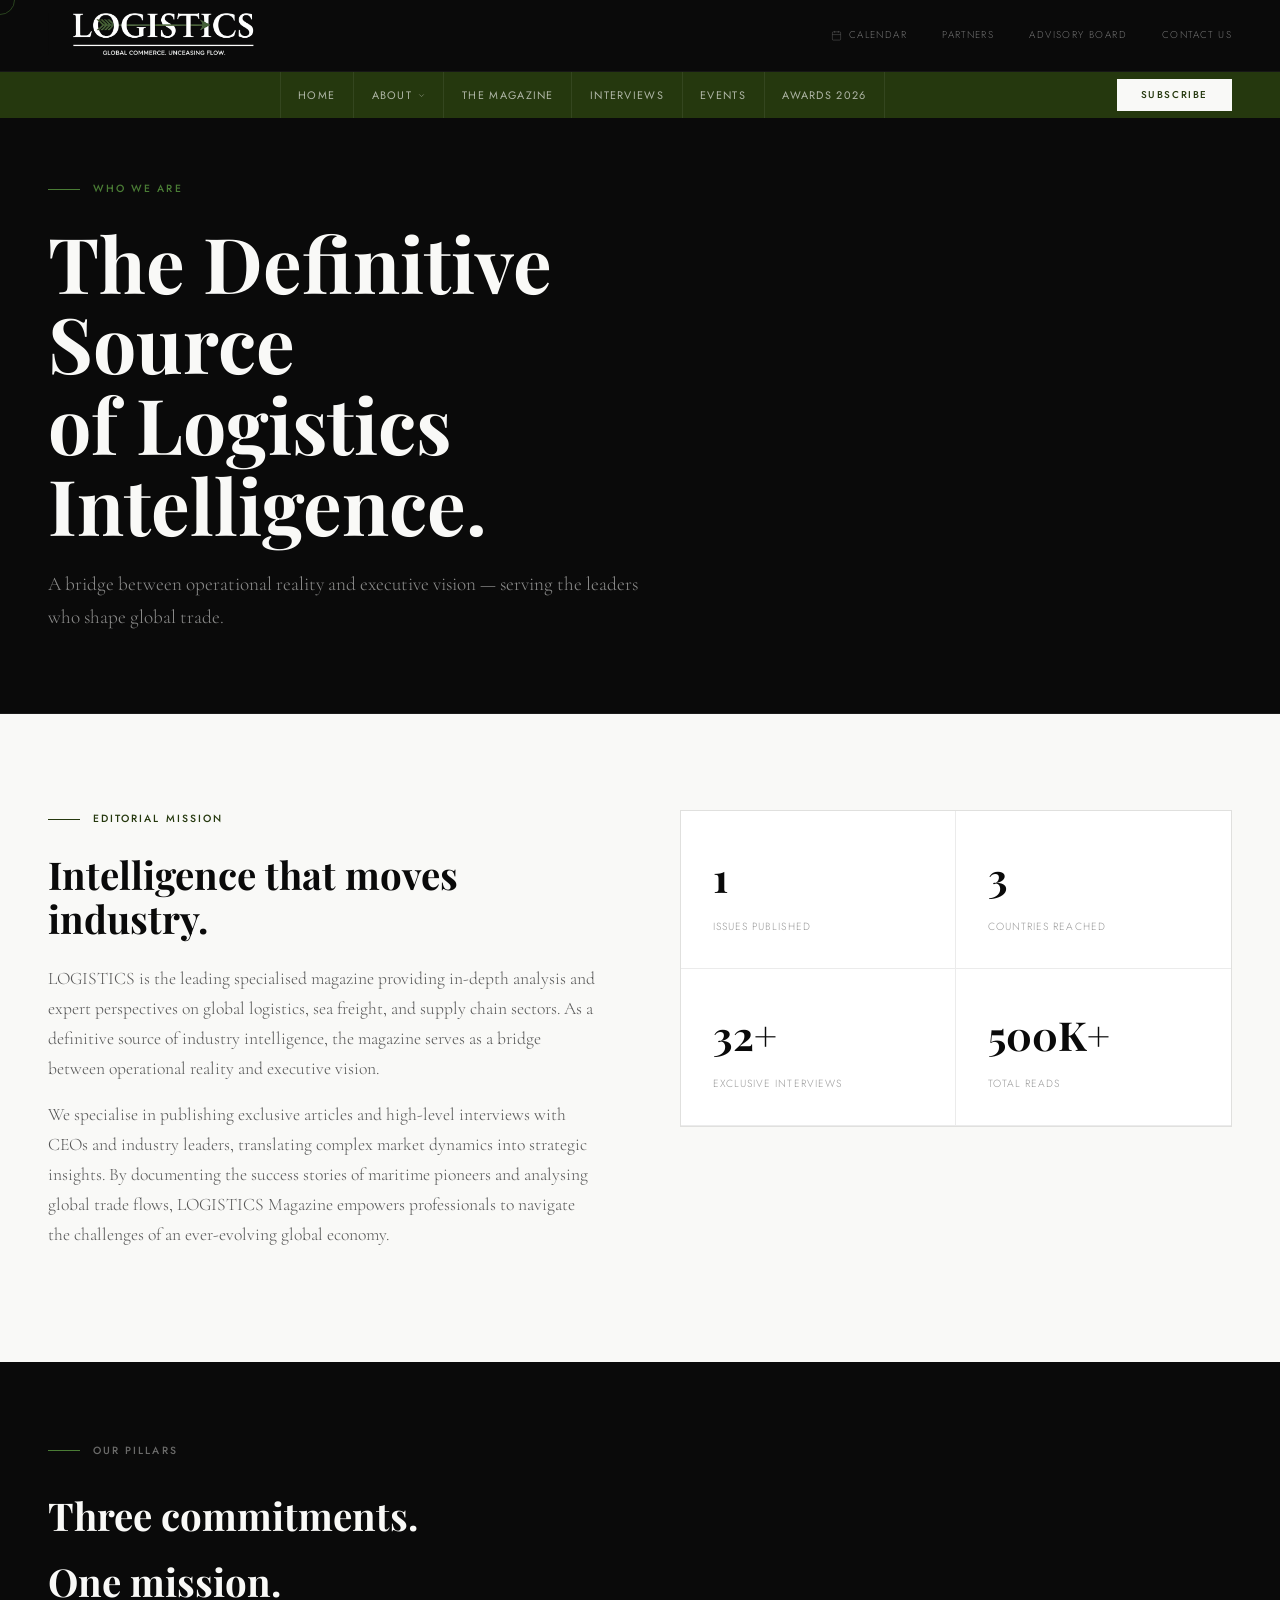
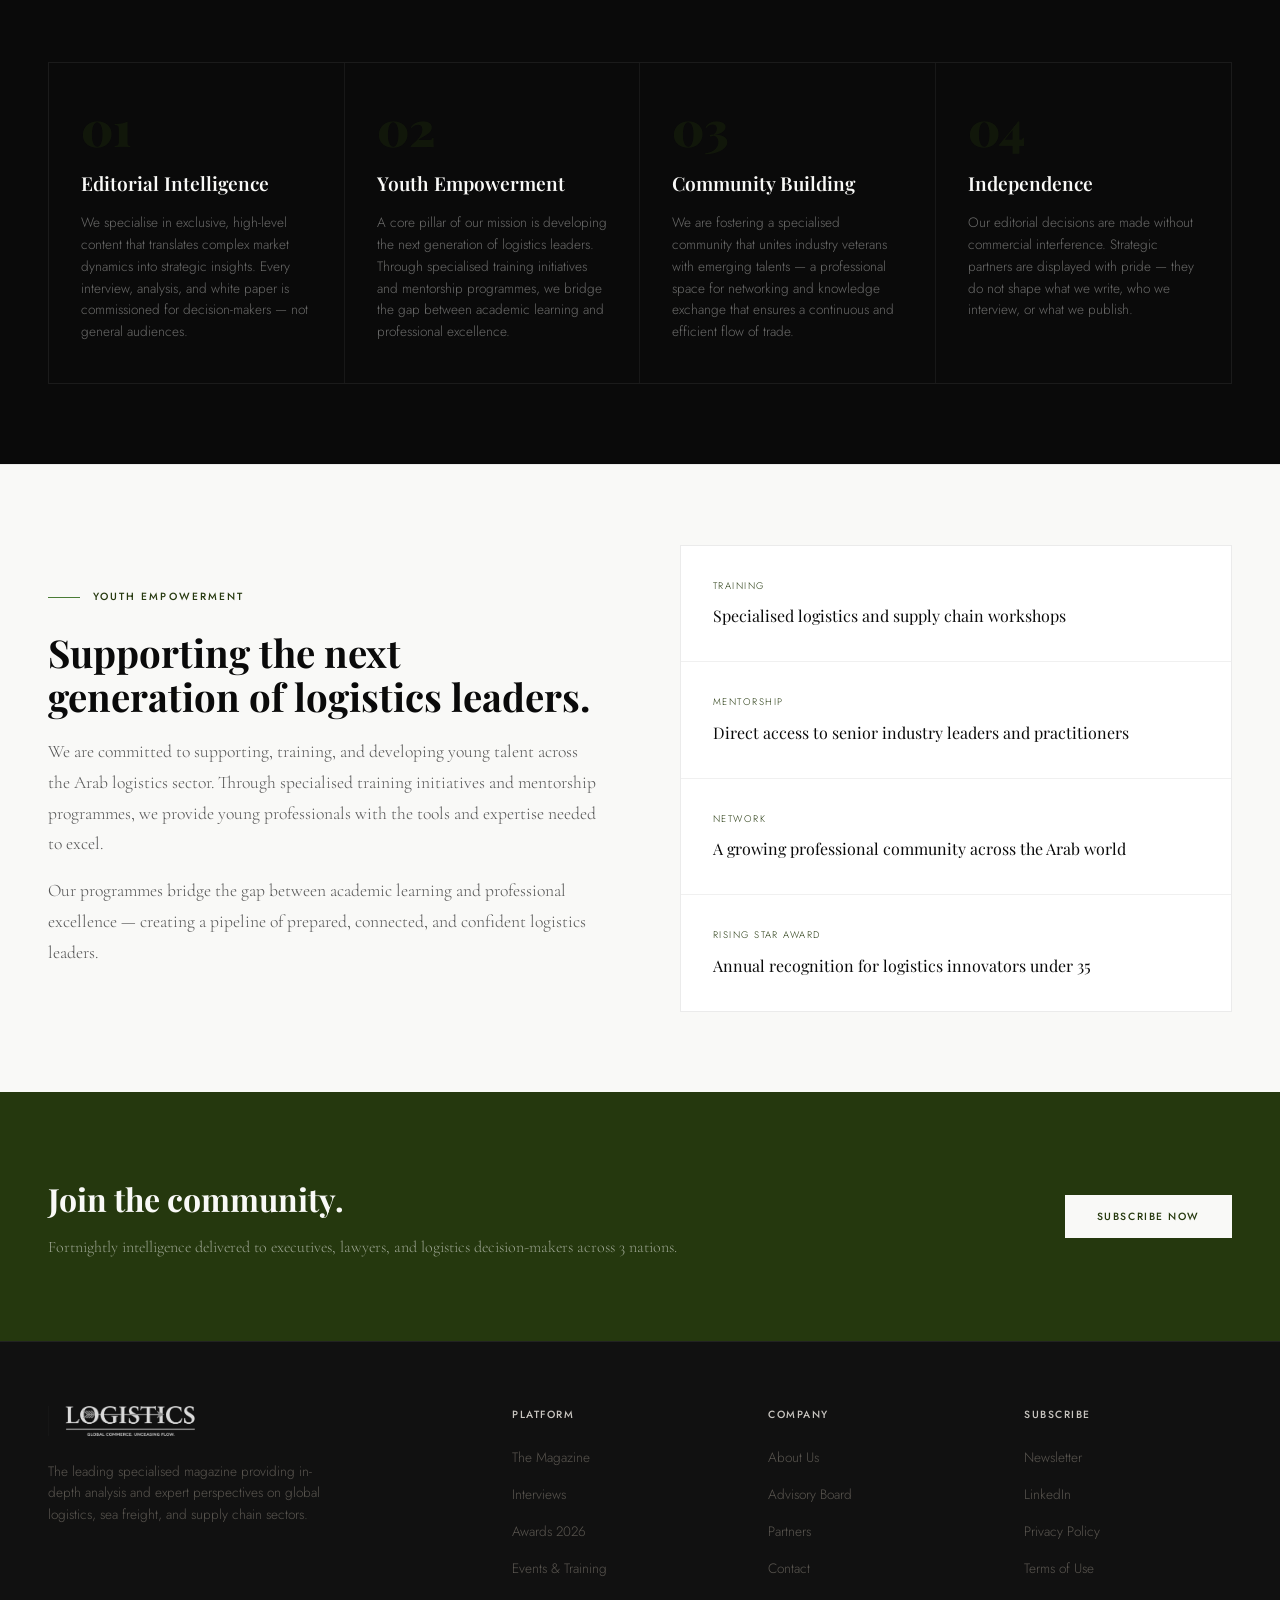
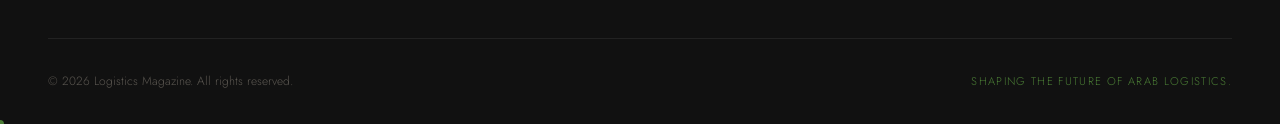
<file: about.html>
<!DOCTYPE html>
<html lang="en">
<head>
  <meta charset="UTF-8">
  <meta name="viewport" content="width=device-width, initial-scale=1.0">
  <title>About — Logistics Magazine</title>
  <link rel="stylesheet" href="style.css">
  <link rel="stylesheet" href="inner.css">
</head>
<body>
<div id="nav-placeholder"></div>

<header class="page-header">
  <div class="section-label">Who We Are</div>
  <h1>The Definitive Source<br>of Logistics Intelligence.</h1>
  <p>A bridge between operational reality and executive vision — serving the leaders who shape global trade.</p>
</header>

<section class="about-mission">
  <div class="about-mission-inner">
    <div class="about-col reveal">
      <div class="section-label">Editorial Mission</div>
      <h2>Intelligence that moves industry.</h2>
      <p>LOGISTICS is the leading specialised magazine providing in-depth analysis and expert perspectives on global logistics, sea freight, and supply chain sectors. As a definitive source of industry intelligence, the magazine serves as a bridge between operational reality and executive vision.</p>
      <p>We specialise in publishing exclusive articles and high-level interviews with CEOs and industry leaders, translating complex market dynamics into strategic insights. By documenting the success stories of maritime pioneers and analysing global trade flows, LOGISTICS Magazine empowers professionals to navigate the challenges of an ever-evolving global economy.</p>
    </div>
    <div class="about-col reveal" style="transition-delay:0.15s">
      <div class="about-stat-block">
        <div class="about-stat">
          <span class="about-stat-val">1</span>
          <span class="about-stat-label">Issues Published</span>
        </div>
        <div class="about-stat">
          <span class="about-stat-val">3</span>
          <span class="about-stat-label">Countries Reached</span>
        </div>
        <div class="about-stat">
          <span class="about-stat-val">32+</span>
          <span class="about-stat-label">Exclusive Interviews</span>
        </div>
        <div class="about-stat">
          <span class="about-stat-val">500K+</span>
          <span class="about-stat-label">Total Reads</span>
        </div>
      </div>
    </div>
  </div>
</section>

<section class="about-pillars">
  <div class="about-pillars-header reveal">
    <div class="section-label" style="color:rgba(249,249,247,0.4)">Our Pillars</div>
    <h2>Three commitments.<br>One mission.</h2>
  </div>
  <div class="pillars-grid">
    <div class="pillar-card reveal">
      <div class="pillar-num">01</div>
      <h3>Editorial Intelligence</h3>
      <p>We specialise in exclusive, high-level content that translates complex market dynamics into strategic insights. Every interview, analysis, and white paper is commissioned for decision-makers — not general audiences.</p>
    </div>
    <div class="pillar-card reveal" style="transition-delay:0.1s">
      <div class="pillar-num">02</div>
      <h3>Youth Empowerment</h3>
      <p>A core pillar of our mission is developing the next generation of logistics leaders. Through specialised training initiatives and mentorship programmes, we bridge the gap between academic learning and professional excellence.</p>
    </div>
    <div class="pillar-card reveal" style="transition-delay:0.2s">
      <div class="pillar-num">03</div>
      <h3>Community Building</h3>
      <p>We are fostering a specialised community that unites industry veterans with emerging talents — a professional space for networking and knowledge exchange that ensures a continuous and efficient flow of trade.</p>
    </div>
    <div class="pillar-card reveal" style="transition-delay:0.3s">
      <div class="pillar-num">04</div>
      <h3>Independence</h3>
      <p>Our editorial decisions are made without commercial interference. Strategic partners are displayed with pride — they do not shape what we write, who we interview, or what we publish.</p>
    </div>
  </div>
</section>

<section style="padding:5rem 3rem;background:#F9F9F7;border-top:0.5px solid rgba(0,0,0,0.06)">
  <div style="display:grid;grid-template-columns:1fr 1fr;gap:5rem;align-items:center;max-width:1200px">
    <div class="reveal">
      <div class="section-label" style="color:#25380E">Youth Empowerment</div>
      <h2 style="font-family:'Playfair Display',serif;font-size:clamp(1.8rem,3vw,2.5rem);font-weight:700;color:#0A0A0A;line-height:1.15;margin-bottom:1.2rem">Supporting the next generation of logistics leaders.</h2>
      <p style="font-family:'Cormorant Garamond',serif;font-size:1.1rem;color:#555;line-height:1.75;margin-bottom:1rem">We are committed to supporting, training, and developing young talent across the Arab logistics sector. Through specialised training initiatives and mentorship programmes, we provide young professionals with the tools and expertise needed to excel.</p>
      <p style="font-family:'Cormorant Garamond',serif;font-size:1.1rem;color:#555;line-height:1.75">Our programmes bridge the gap between academic learning and professional excellence — creating a pipeline of prepared, connected, and confident logistics leaders.</p>
    </div>
    <div class="reveal" style="transition-delay:0.15s">
      <div style="border:0.5px solid rgba(0,0,0,0.08);background:#fff">
        <div style="padding:2rem;border-bottom:0.5px solid rgba(0,0,0,0.06)">
          <div style="font-family:'Jost',sans-serif;font-size:0.6rem;letter-spacing:0.15em;text-transform:uppercase;color:#25380E;margin-bottom:0.5rem">Training</div>
          <div style="font-family:'Playfair Display',serif;font-size:1rem;color:#0A0A0A">Specialised logistics and supply chain workshops</div>
        </div>
        <div style="padding:2rem;border-bottom:0.5px solid rgba(0,0,0,0.06)">
          <div style="font-family:'Jost',sans-serif;font-size:0.6rem;letter-spacing:0.15em;text-transform:uppercase;color:#25380E;margin-bottom:0.5rem">Mentorship</div>
          <div style="font-family:'Playfair Display',serif;font-size:1rem;color:#0A0A0A">Direct access to senior industry leaders and practitioners</div>
        </div>
        <div style="padding:2rem;border-bottom:0.5px solid rgba(0,0,0,0.06)">
          <div style="font-family:'Jost',sans-serif;font-size:0.6rem;letter-spacing:0.15em;text-transform:uppercase;color:#25380E;margin-bottom:0.5rem">Network</div>
          <div style="font-family:'Playfair Display',serif;font-size:1rem;color:#0A0A0A">A growing professional community across the Arab world</div>
        </div>
        <div style="padding:2rem">
          <div style="font-family:'Jost',sans-serif;font-size:0.6rem;letter-spacing:0.15em;text-transform:uppercase;color:#25380E;margin-bottom:0.5rem">Rising Star Award</div>
          <div style="font-family:'Playfair Display',serif;font-size:1rem;color:#0A0A0A">Annual recognition for logistics innovators under 35</div>
        </div>
      </div>
    </div>
  </div>
</section>

<section class="about-cta-strip">
  <div class="about-cta-inner reveal">
    <div>
      <h2>Join the community.</h2>
      <p>Fortnightly intelligence delivered to executives, lawyers, and logistics decision-makers across 3 nations.</p>
    </div>
    <a href="index.html#subscribe" class="btn-primary">Subscribe Now</a>
  </div>
</section>

<div id="footer-placeholder"></div>
<script src="main.js"></script>
<script src="components.js"></script>
</body>
</html>
</file>
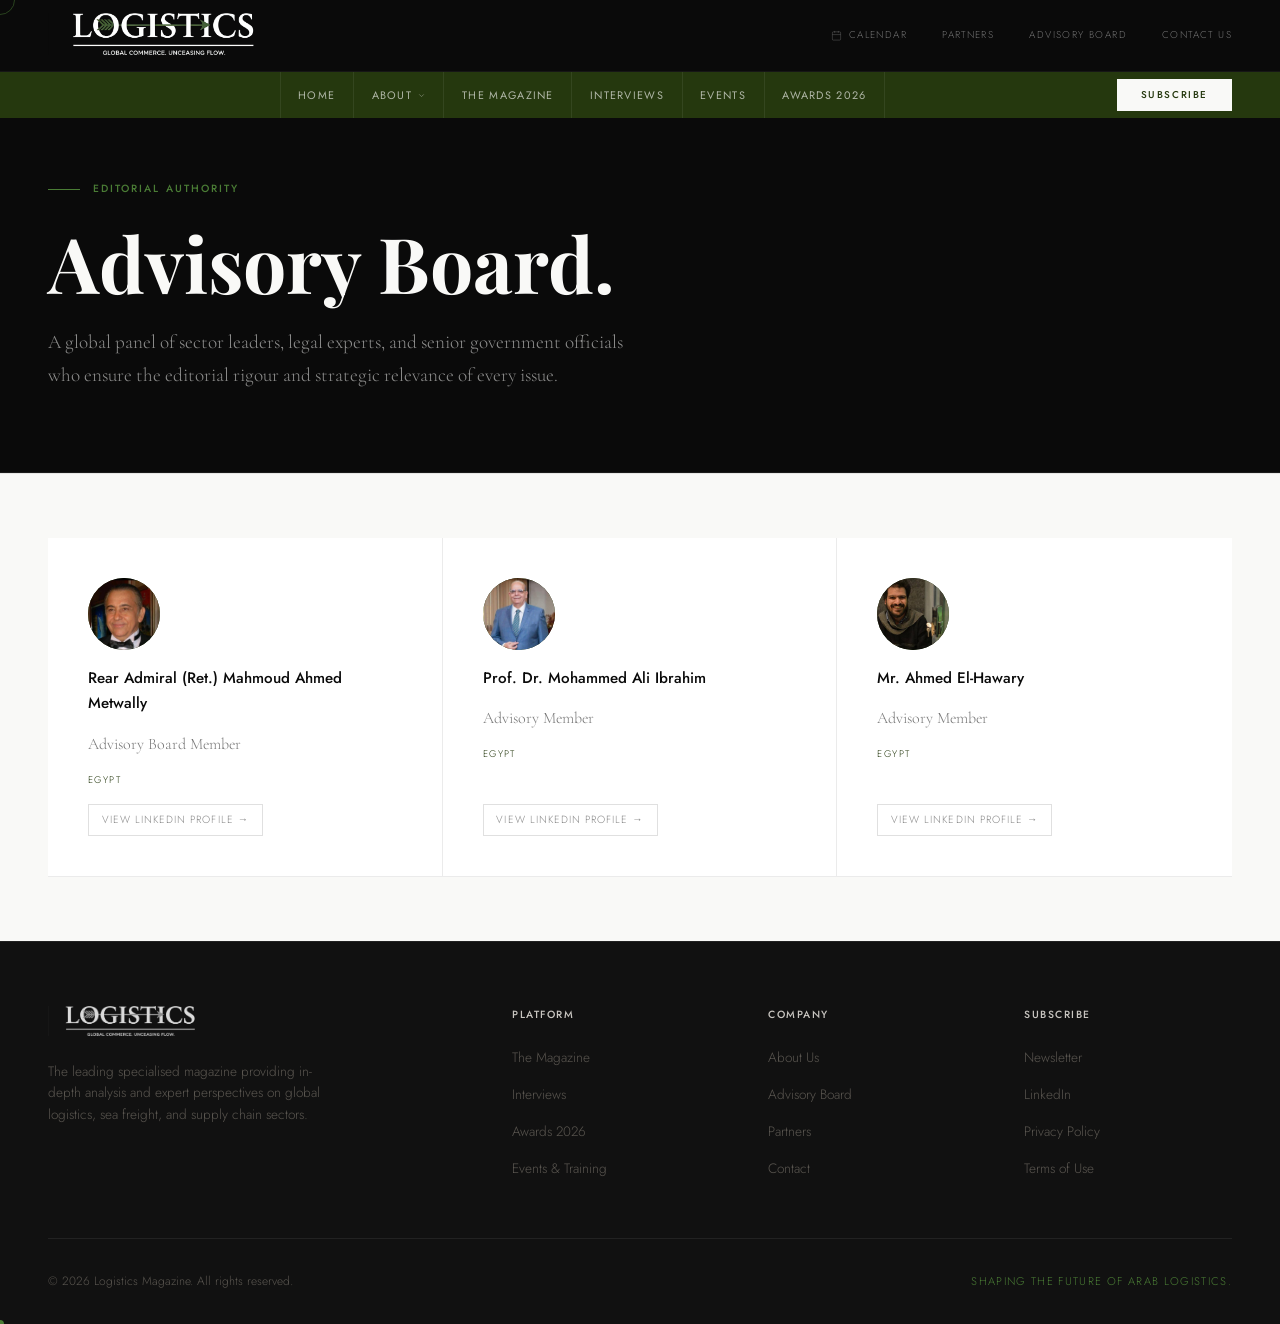
<file: advisory.html>
<!DOCTYPE html>
<html lang="en">
<head>
  <meta charset="UTF-8">
  <meta name="viewport" content="width=device-width, initial-scale=1.0">
  <title>Advisory Board — Logistics Magazine</title>
  <link rel="stylesheet" href="style.css">
  <link rel="stylesheet" href="inner.css">
</head>
<body>
<div id="nav-placeholder"></div>
<header class="page-header">
  <div class="section-label">Editorial Authority</div>
  <h1>Advisory Board.</h1>
  <p>A global panel of sector leaders, legal experts, and senior government officials who ensure the editorial rigour and strategic relevance of every issue.</p>
</header>
<div class="advisory-grid" id="advisory-page-grid"></div>
<div id="footer-placeholder"></div>
<script src="main.js"></script>
<script src="components.js"></script>
</body>
</html>
</file>
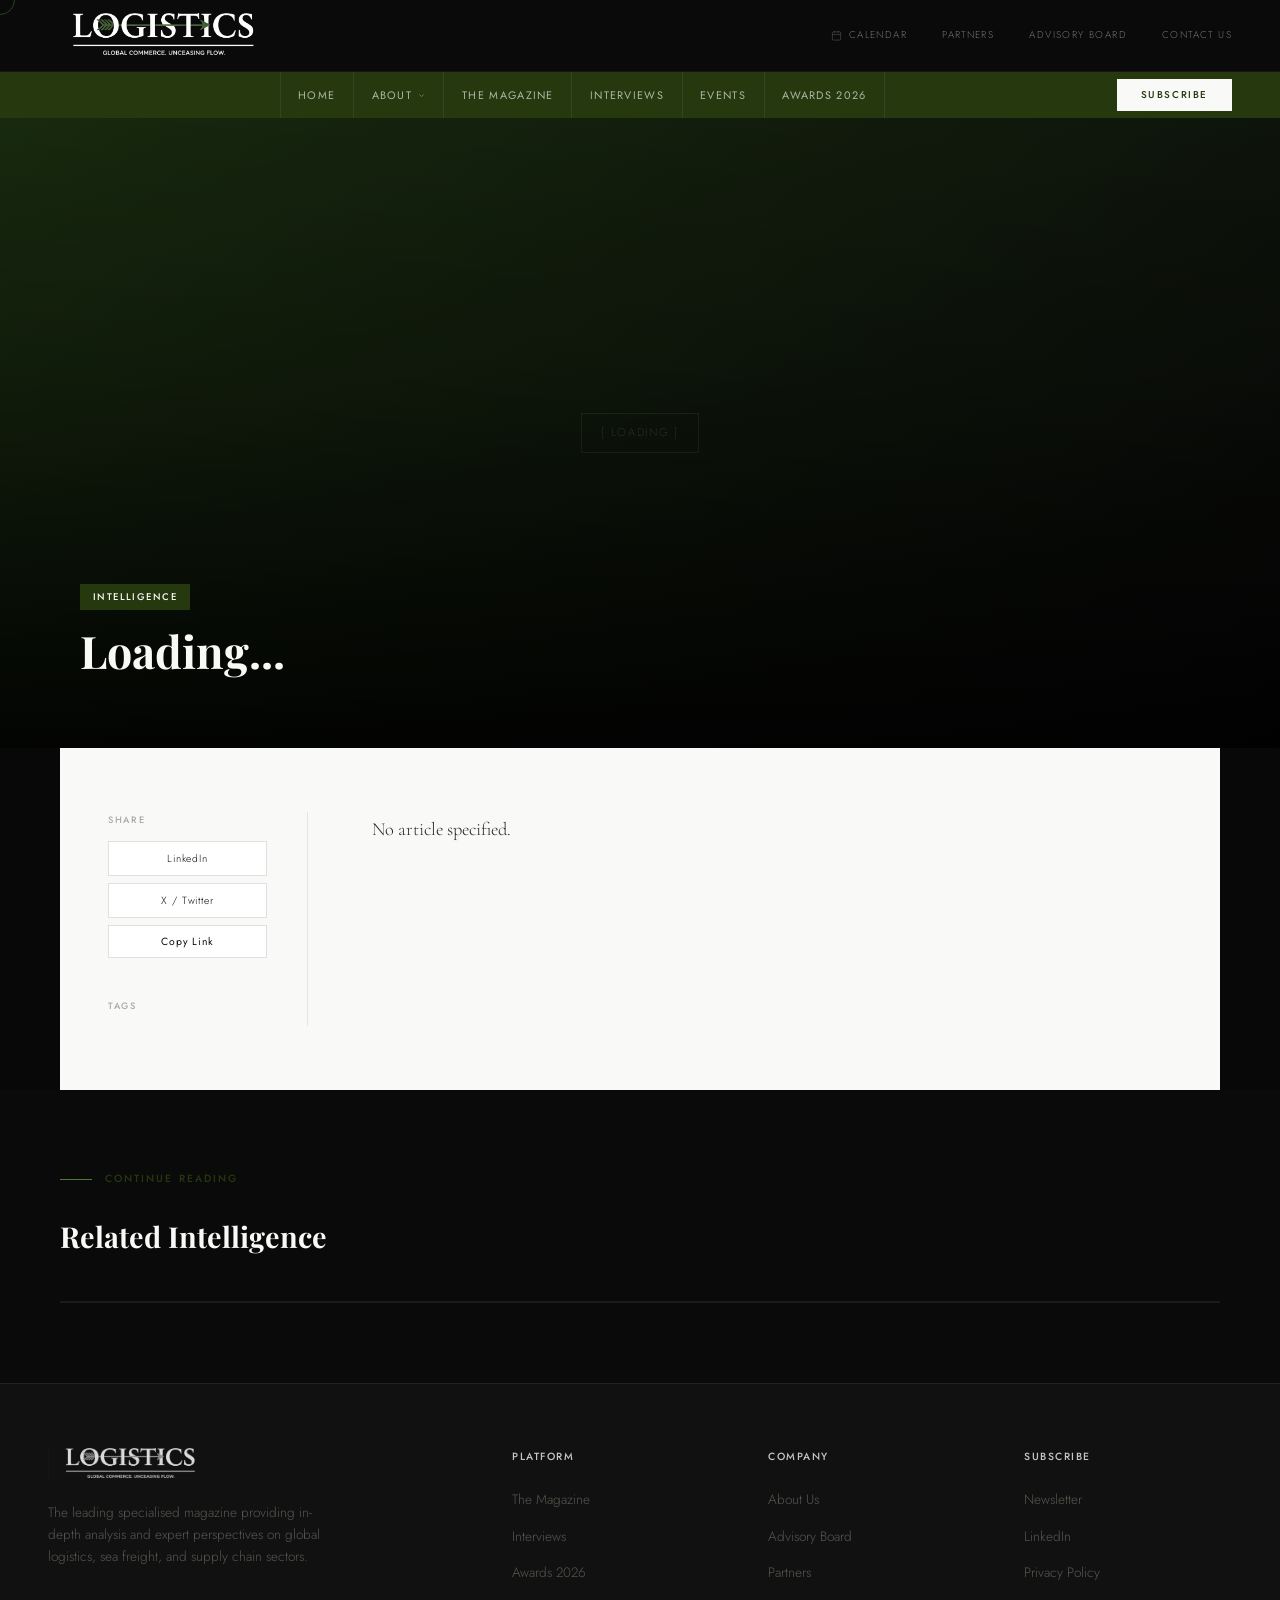
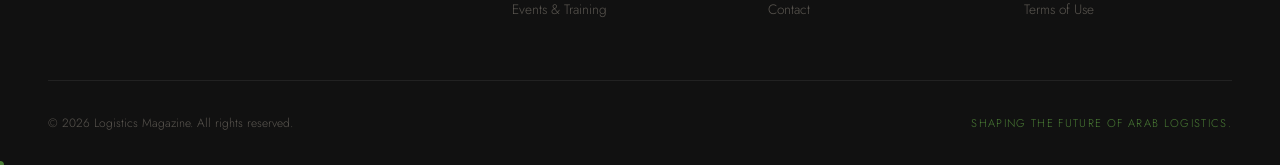
<file: article.html>
<!DOCTYPE html>
<html lang="en">
<head>
  <meta charset="UTF-8">
  <meta name="viewport" content="width=device-width, initial-scale=1.0">
  <title>Article — Logistics Magazine</title>
  <link rel="stylesheet" href="style.css">
  <link rel="stylesheet" href="article.css">
</head>
<body>

<div id="nav-placeholder"></div>

<section class="article-hero" id="article-hero-dynamic">
  <div class="article-hero-image">
    <div class="article-hero-img-placeholder">
      <div class="placeholder-label">[ Loading ]</div>
    </div>
    <div class="article-hero-overlay"></div>
  </div>
  <div class="article-hero-content">
    <div class="article-meta-top">
      <span class="article-category">Intelligence</span>
    </div>
    <h1 class="article-title">Loading...</h1>
  </div>
</section>

<div class="article-layout">
  <aside class="article-sidebar">
    <div class="sidebar-share">
      <div class="sidebar-label">Share</div>
      <div class="share-links">
        <a href="#" class="share-btn">LinkedIn</a>
        <a href="#" class="share-btn">X / Twitter</a>
        <button class="share-btn" onclick="navigator.clipboard.writeText(window.location.href);this.textContent='Copied!'">Copy Link</button>
      </div>
    </div>
    <div class="sidebar-tags">
      <div class="sidebar-label">Tags</div>
      <div class="tag-list" id="tag-list"></div>
    </div>
  </aside>
  <article class="article-body">
    <div id="article-dynamic-content">
      <p style="color:#aaa;font-family:Jost,sans-serif;font-size:0.8rem">Loading article...</p>
    </div>
  </article>
</div>

<section class="related-articles">
  <div class="related-inner">
    <div class="section-label" style="color:#25380E">Continue Reading</div>
    <h2 class="related-title">Related Intelligence</h2>
    <div class="related-grid" id="related-grid"></div>
  </div>
</section>

<div id="footer-placeholder"></div>

<!-- Load nav/footer first -->
<script src="main.js"></script>
<script src="components.js"></script>

<!-- Then load article engine and render -->
<script src="articles.js"></script>
<script>
(function() {
  function init() {
    if (typeof renderArticlePage === 'function' && typeof getArticles === 'function') {
      renderArticlePage();
    } else {
      document.getElementById('article-dynamic-content').innerHTML =
        '<p style="color:red;font-family:Jost,sans-serif">Failed to load article engine. Please refresh.</p>';
    }
  }

  if (document.readyState === 'complete') {
    init();
  } else {
    window.addEventListener('load', init);
  }
})();
</script>

</body>
</html>
</file>
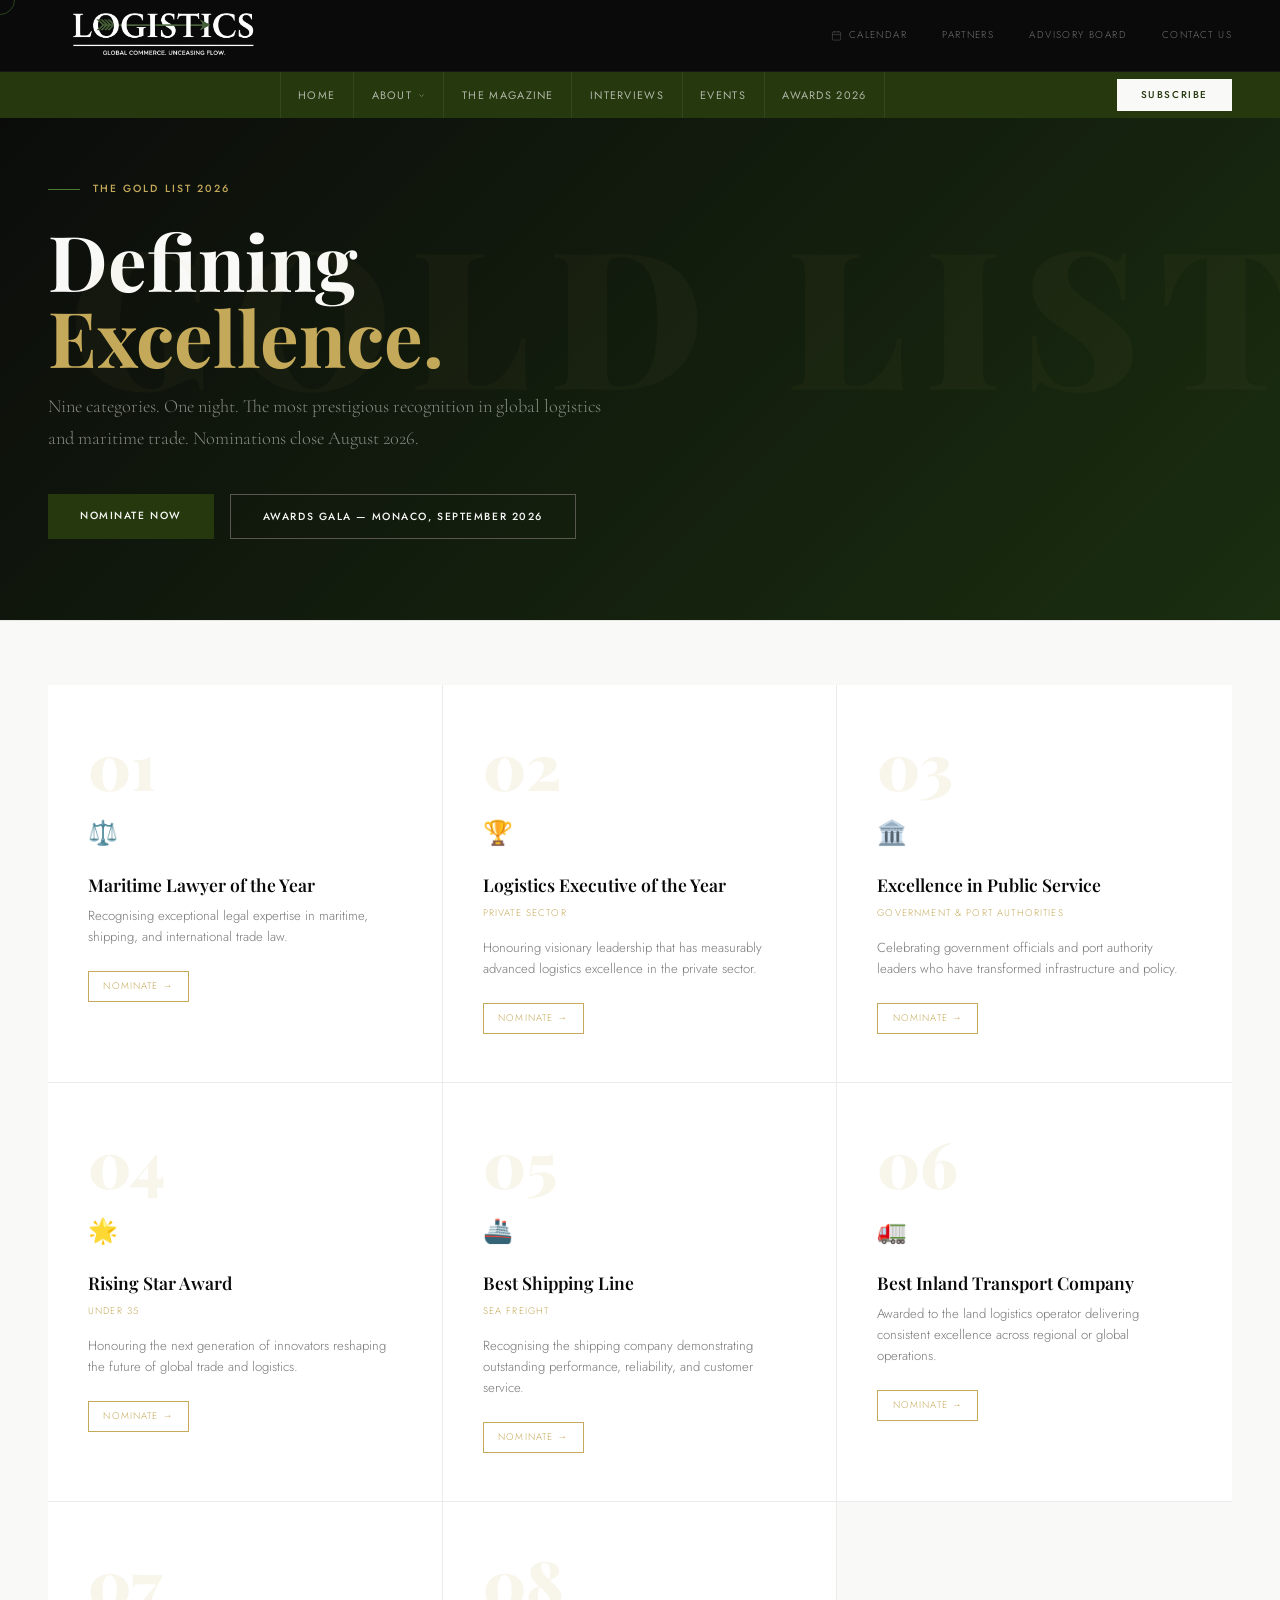
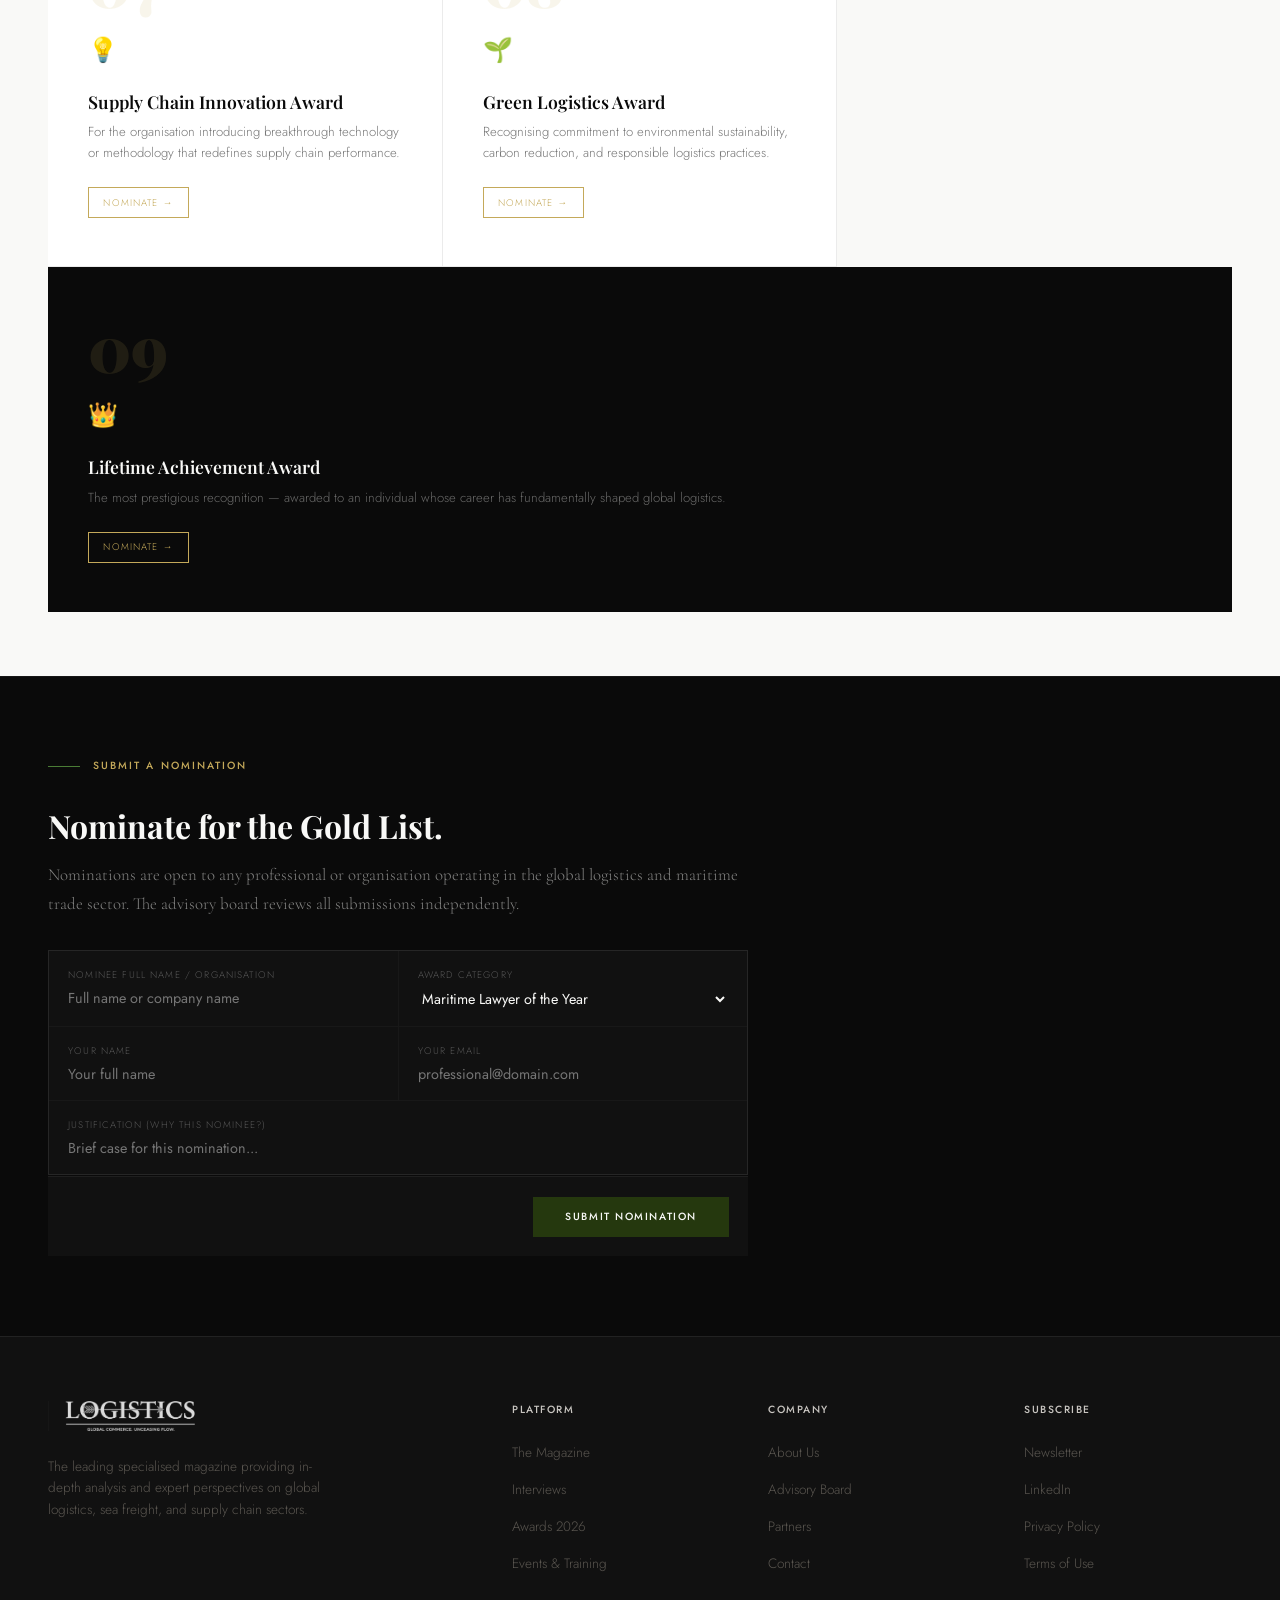
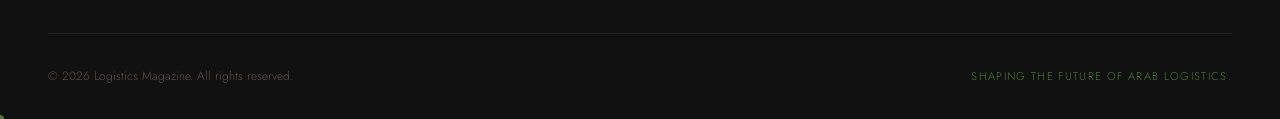
<file: awards.html>
<!DOCTYPE html>
<html lang="en">
<head>
  <meta charset="UTF-8">
  <meta name="viewport" content="width=device-width, initial-scale=1.0">
  <title>Logistics Awards — The Gold List 2026</title>
  <link rel="stylesheet" href="style.css">
  <link rel="stylesheet" href="inner.css">
</head>
<body>
<div id="nav-placeholder"></div>
<header class="awards-hero">
  <div class="section-label" style="color:var(--gold)">The Gold List 2026</div>
  <h1>Defining<br><span class="gold-accent">Excellence.</span></h1>
  <p>Nine categories. One night. The most prestigious recognition in global logistics and maritime trade. Nominations close August 2026.</p>
  <div style="margin-top:2.5rem;display:flex;gap:1rem;flex-wrap:wrap">
    <a href="#nominate" class="btn-primary">Nominate Now</a>
    <a href="events.html" class="btn-ghost">Awards Gala — Monaco, September 2026</a>
  </div>
</header>
<div class="awards-grid" id="awards-page-grid"></div>
<section class="register-section" id="nominate">
  <div class="register-inner reveal">
    <div class="section-label" style="color:var(--gold)">Submit a Nomination</div>
    <h2>Nominate for the Gold List.</h2>
    <p>Nominations are open to any professional or organisation operating in the global logistics and maritime trade sector. The advisory board reviews all submissions independently.</p>
    <div class="register-form">
      <div class="form-field">
        <label>Nominee Full Name / Organisation</label>
        <input type="text" placeholder="Full name or company name">
      </div>
      <div class="form-field">
        <label>Award Category</label>
        <select>
          <option>Maritime Lawyer of the Year</option>
          <option>Logistics Executive of the Year (Private Sector)</option>
          <option>Excellence in Public Service</option>
          <option>Rising Star Award (Under 35)</option>
          <option>Best Shipping Line</option>
          <option>Best Inland Transport Company</option>
          <option>Supply Chain Innovation Award</option>
          <option>Green Logistics Award</option>
          <option>Lifetime Achievement Award</option>
        </select>
      </div>
      <div class="form-field">
        <label>Your Name</label>
        <input type="text" placeholder="Your full name">
      </div>
      <div class="form-field">
        <label>Your Email</label>
        <input type="email" placeholder="professional@domain.com">
      </div>
      <div class="form-field form-full">
        <label>Justification (Why this nominee?)</label>
        <input type="text" placeholder="Brief case for this nomination...">
      </div>
    </div>
    <div class="form-submit">
      <button class="btn-primary">Submit Nomination</button>
    </div>
  </div>
</section>
<div id="footer-placeholder"></div>
<script src="main.js"></script>
<script src="components.js"></script>
<script>
document.addEventListener('DOMContentLoaded', () => {
  const grid = document.getElementById('awards-page-grid');
  if (!grid) return;
  const awards = [
    { title: "Maritime Lawyer of the Year", desc: "Recognising exceptional legal expertise in maritime, shipping, and international trade law." },
    { title: "Logistics Executive of the Year", subtitle: "Private Sector", desc: "Honouring visionary leadership that has measurably advanced logistics excellence in the private sector." },
    { title: "Excellence in Public Service", subtitle: "Government & Port Authorities", desc: "Celebrating government officials and port authority leaders who have transformed infrastructure and policy." },
    { title: "Rising Star Award", subtitle: "Under 35", desc: "Honouring the next generation of innovators reshaping the future of global trade and logistics." },
    { title: "Best Shipping Line", subtitle: "Sea Freight", desc: "Recognising the shipping company demonstrating outstanding performance, reliability, and customer service." },
    { title: "Best Inland Transport Company", desc: "Awarded to the land logistics operator delivering consistent excellence across regional or global operations." },
    { title: "Supply Chain Innovation Award", desc: "For the organisation introducing breakthrough technology or methodology that redefines supply chain performance." },
    { title: "Green Logistics Award", desc: "Recognising commitment to environmental sustainability, carbon reduction, and responsible logistics practices." },
    { title: "Lifetime Achievement Award", desc: "The most prestigious recognition — awarded to an individual whose career has fundamentally shaped global logistics." }
  ];
  const icons = ['⚖️','🏆','🏛️','🌟','🚢','🚛','💡','🌱','👑'];
  awards.forEach((award, i) => {
    const isLast = i === awards.length - 1;
    const div = document.createElement('div');
    div.className = 'award-card' + (isLast ? ' award-lifetime' : '');
    div.style.transitionDelay = i * 0.07 + 's';
    div.innerHTML = '<div><div class="award-number">0' + (i+1) + '</div><div class="award-icon">' + icons[i] + '</div><div class="award-title">' + award.title + '</div>' + (award.subtitle ? '<div class="award-subtitle">' + award.subtitle + '</div>' : '') + '<div class="award-desc">' + award.desc + '</div><a href="#nominate" class="award-nominate">Nominate →</a></div>';
    grid.appendChild(div);
  });
});
</script>
</body>
</html>
</file>
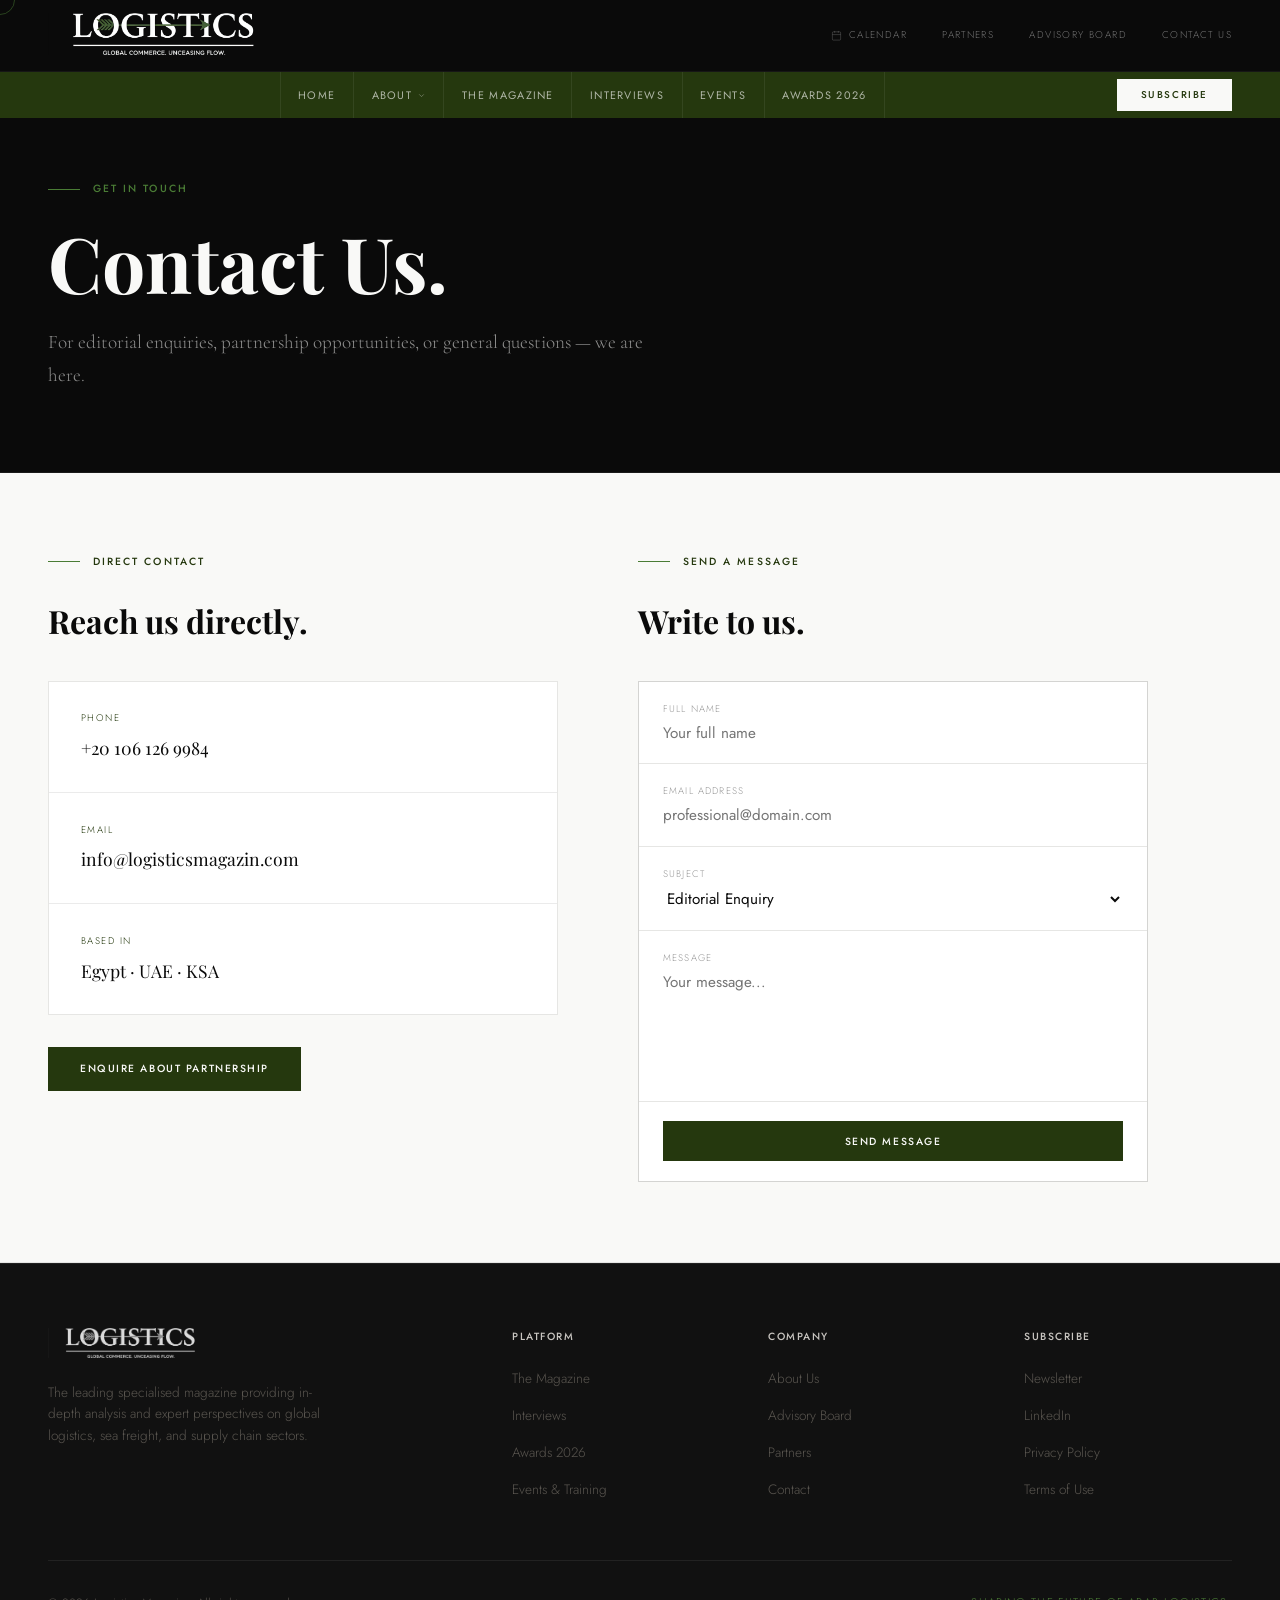
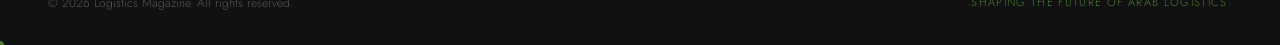
<file: contact.html>
<!DOCTYPE html>
<html lang="en">
<head>
  <meta charset="UTF-8">
  <meta name="viewport" content="width=device-width, initial-scale=1.0">
  <title>Contact — Logistics Magazine</title>
  <link rel="stylesheet" href="style.css">
  <link rel="stylesheet" href="inner.css">
  <style>
    .contact-section {
      padding: 5rem 3rem;
      background: #F9F9F7;
      border-bottom: 0.5px solid rgba(0,0,0,0.08);
    }
    .contact-grid {
      display: grid;
      grid-template-columns: 1fr 1fr;
      gap: 5rem;
      max-width: 1100px;
    }
    .contact-info-block {
      display: flex;
      flex-direction: column;
      gap: 0;
      border: 0.5px solid rgba(0,0,0,0.08);
    }
    .contact-info-row {
      padding: 1.8rem 2rem;
      border-bottom: 0.5px solid rgba(0,0,0,0.08);
      background: #fff;
    }
    .contact-info-row:last-child { border-bottom: none; }
    .contact-info-label {
      font-family: 'Jost', sans-serif;
      font-size: 0.6rem;
      letter-spacing: 0.15em;
      text-transform: uppercase;
      color: #25380E;
      margin-bottom: 0.4rem;
    }
    .contact-info-value {
      font-family: 'Playfair Display', serif;
      font-size: 1.1rem;
      color: #0A0A0A;
      text-decoration: none;
      display: block;
    }
    .contact-form-block {
      display: flex;
      flex-direction: column;
      gap: 1px;
      background: rgba(0,0,0,0.08);
      border: 0.5px solid rgba(0,0,0,0.08);
    }
    .contact-form-field {
      background: #fff;
      padding: 1.2rem 1.5rem;
      display: flex;
      flex-direction: column;
      gap: 0.3rem;
    }
    .contact-form-field label {
      font-family: 'Jost', sans-serif;
      font-size: 0.6rem;
      letter-spacing: 0.12em;
      text-transform: uppercase;
      color: #999;
    }
    .contact-form-field input,
    .contact-form-field select,
    .contact-form-field textarea {
      background: transparent;
      border: none;
      font-family: 'Jost', sans-serif;
      font-size: 0.95rem;
      color: #0A0A0A;
      outline: none;
      padding: 0;
      resize: none;
    }
    .contact-form-submit {
      background: #fff;
      padding: 1.2rem 1.5rem;
    }
    @media (max-width: 768px) {
      .contact-section { padding: 3rem 1.2rem; }
      .contact-grid { grid-template-columns: 1fr; gap: 2rem; }
    }
  </style>
</head>
<body>
<div id="nav-placeholder"></div>

<header class="page-header">
  <div class="section-label">Get In Touch</div>
  <h1>Contact Us.</h1>
  <p>For editorial enquiries, partnership opportunities, or general questions — we are here.</p>
</header>

<div class="contact-section">
  <div class="contact-grid">
    <div class="reveal">
      <div class="section-label" style="color:#25380E">Direct Contact</div>
      <h2 style="font-family:'Playfair Display',serif;font-size:2rem;font-weight:700;color:#0A0A0A;margin-bottom:2rem">Reach us directly.</h2>
      <div class="contact-info-block">
        <div class="contact-info-row">
          <div class="contact-info-label">Phone</div>
          <a href="tel:+201061269984" class="contact-info-value">+20 106 126 9984</a>
        </div>
        <div class="contact-info-row">
          <div class="contact-info-label">Email</div>
          <a href="mailto:info@logisticsmagazin.com" class="contact-info-value">info@logisticsmagazin.com</a>
        </div>
        <div class="contact-info-row">
          <div class="contact-info-label">Based In</div>
          <span class="contact-info-value">Egypt · UAE · KSA</span>
        </div>
      </div>
      <div style="margin-top:2rem">
        <a href="mailto:info@logisticsmagazin.com" class="btn-primary">Enquire About Partnership</a>
      </div>
    </div>

    <div class="reveal">
      <div class="section-label" style="color:#25380E">Send a Message</div>
      <h2 style="font-family:'Playfair Display',serif;font-size:2rem;font-weight:700;color:#0A0A0A;margin-bottom:2rem">Write to us.</h2>
      <form name="contact" method="POST" data-netlify="true">
        <input type="hidden" name="form-name" value="contact">
        <div class="contact-form-block">
          <div class="contact-form-field">
            <label>Full Name</label>
            <input type="text" name="name" required placeholder="Your full name">
          </div>
          <div class="contact-form-field">
            <label>Email Address</label>
            <input type="email" name="email" required placeholder="professional@domain.com">
          </div>
          <div class="contact-form-field">
            <label>Subject</label>
            <select name="subject">
              <option>Editorial Enquiry</option>
              <option>Partnership Opportunity</option>
              <option>Advisory Board</option>
              <option>Events & Training</option>
              <option>General</option>
            </select>
          </div>
          <div class="contact-form-field">
            <label>Message</label>
            <textarea name="message" required rows="5" placeholder="Your message..."></textarea>
          </div>
          <div class="contact-form-submit">
            <button type="submit" class="btn-primary" style="width:100%;text-align:center;cursor:pointer">Send Message</button>
          </div>
        </div>
      </form>
    </div>
  </div>
</div>

<div id="footer-placeholder"></div>
<script src="main.js"></script>
<script src="components.js"></script>
</body>
</html>
</file>
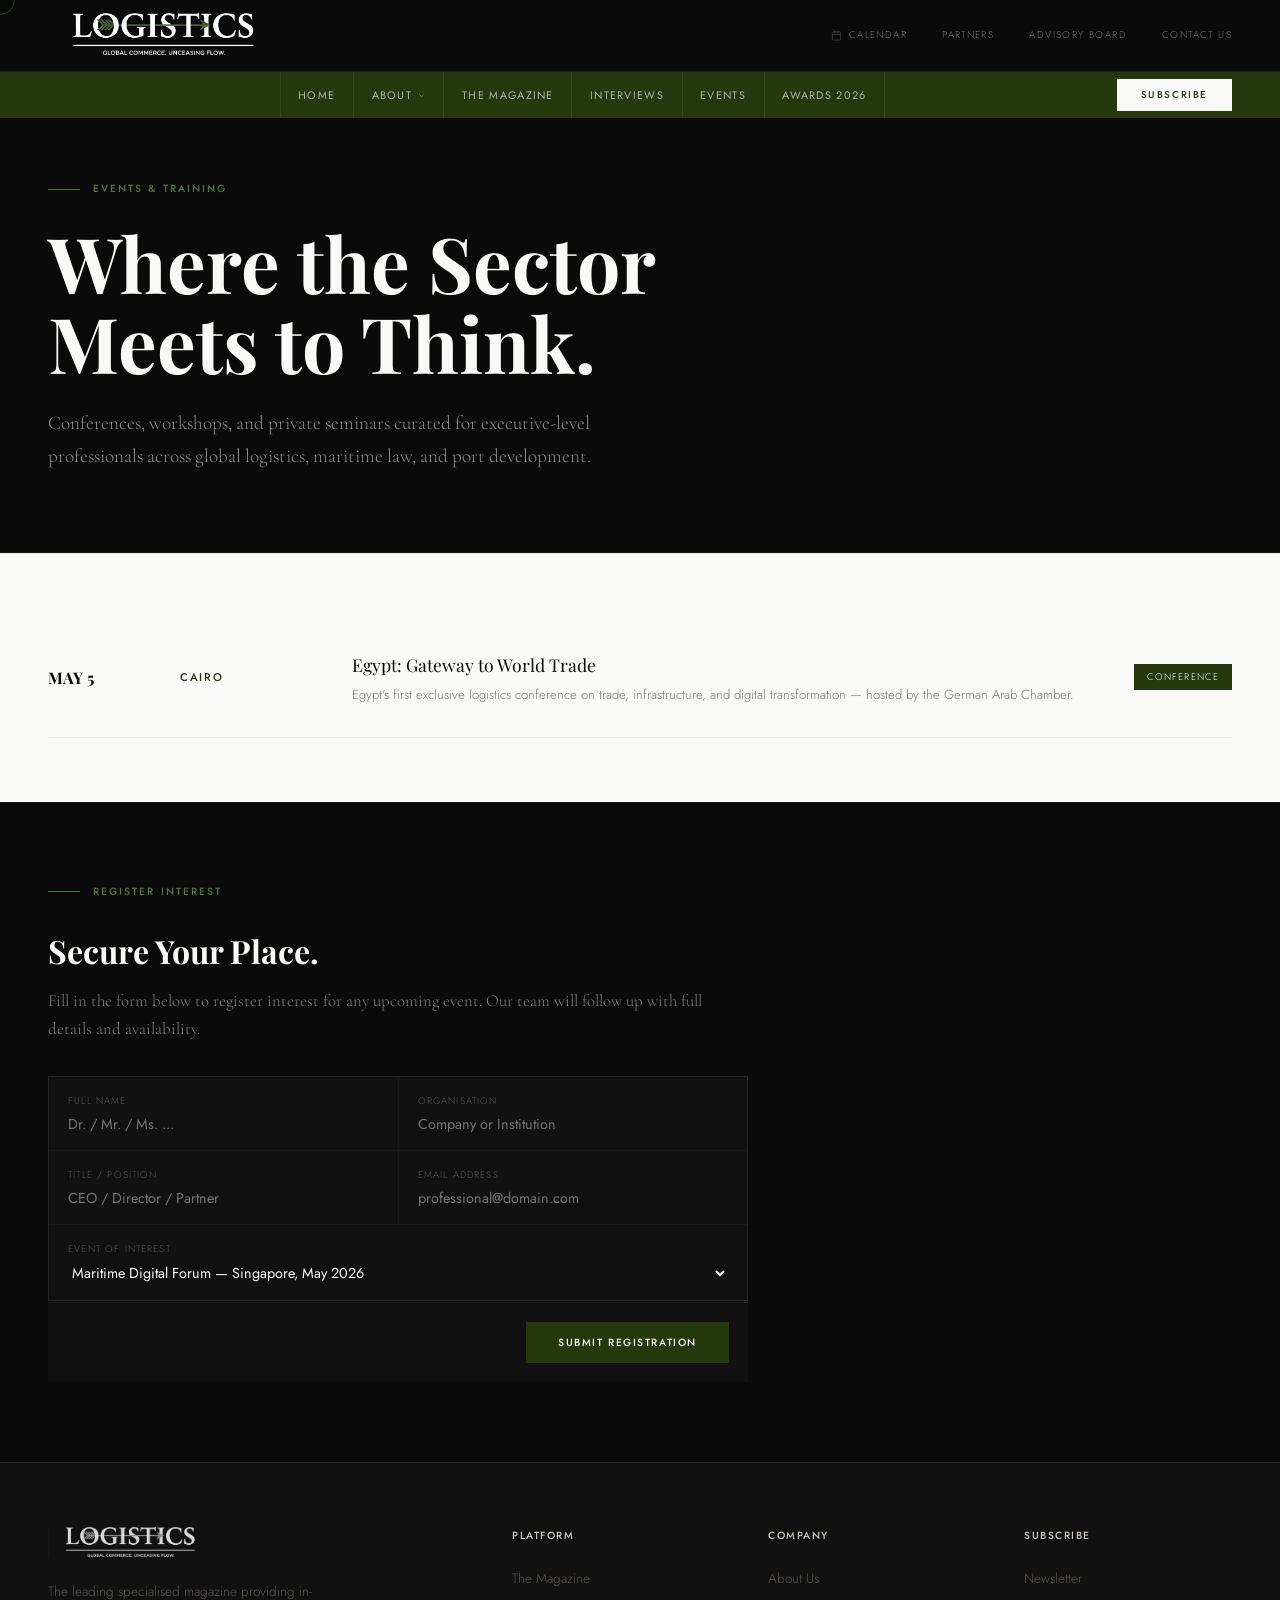
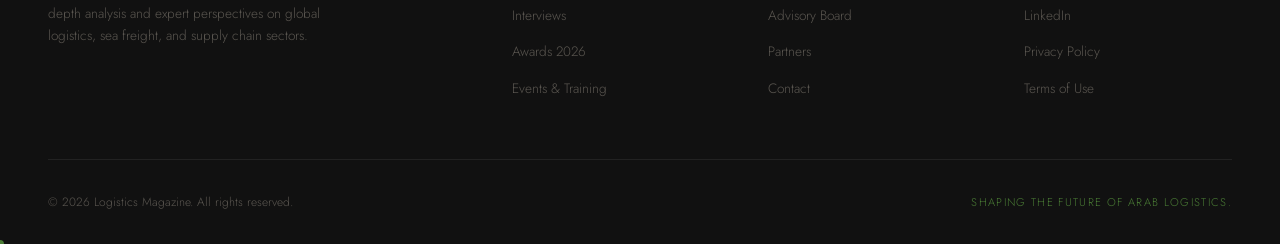
<file: events.html>
<!DOCTYPE html>
<html lang="en">
<head>
  <meta charset="UTF-8">
  <meta name="viewport" content="width=device-width, initial-scale=1.0">
  <title>Events & Training — Logistics Magazine</title>
  <link rel="stylesheet" href="style.css">
  <link rel="stylesheet" href="inner.css">
</head>
<body>
<div id="nav-placeholder"></div>
<header class="page-header">
  <div class="section-label">Events & Training</div>
  <h1>Where the Sector<br>Meets to Think.</h1>
  <p>Conferences, workshops, and private seminars curated for executive-level professionals across global logistics, maritime law, and port development.</p>
</header>
<div class="events-list" id="events-list"></div>
<section class="register-section">
  <div class="register-inner reveal">
    <div class="section-label">Register Interest</div>
    <h2>Secure Your Place.</h2>
    <p>Fill in the form below to register interest for any upcoming event. Our team will follow up with full details and availability.</p>
    <div class="register-form">
      <div class="form-field">
        <label>Full Name</label>
        <input type="text" placeholder="Dr. / Mr. / Ms. ...">
      </div>
      <div class="form-field">
        <label>Organisation</label>
        <input type="text" placeholder="Company or Institution">
      </div>
      <div class="form-field">
        <label>Title / Position</label>
        <input type="text" placeholder="CEO / Director / Partner">
      </div>
      <div class="form-field">
        <label>Email Address</label>
        <input type="email" placeholder="professional@domain.com">
      </div>
      <div class="form-field form-full">
        <label>Event of Interest</label>
        <select>
          <option>Maritime Digital Forum — Singapore, May 2026</option>
          <option>Sustainable Freight — Rotterdam, June 2026</option>
          <option>Supply Chain Resilience — New York, June 2026</option>
          <option>Logistics Awards Gala — Monaco, September 2026</option>
          <option>Egypt Maritime Summit — Cairo, October 2026</option>
          <option>Belt & Road Symposium — Shanghai, November 2026</option>
        </select>
      </div>
    </div>
    <div class="form-submit">
      <button class="btn-primary">Submit Registration</button>
    </div>
  </div>
</section>
<div id="footer-placeholder"></div>
<script src="main.js"></script>
<script src="components.js"></script>
</body>
</html>
</file>
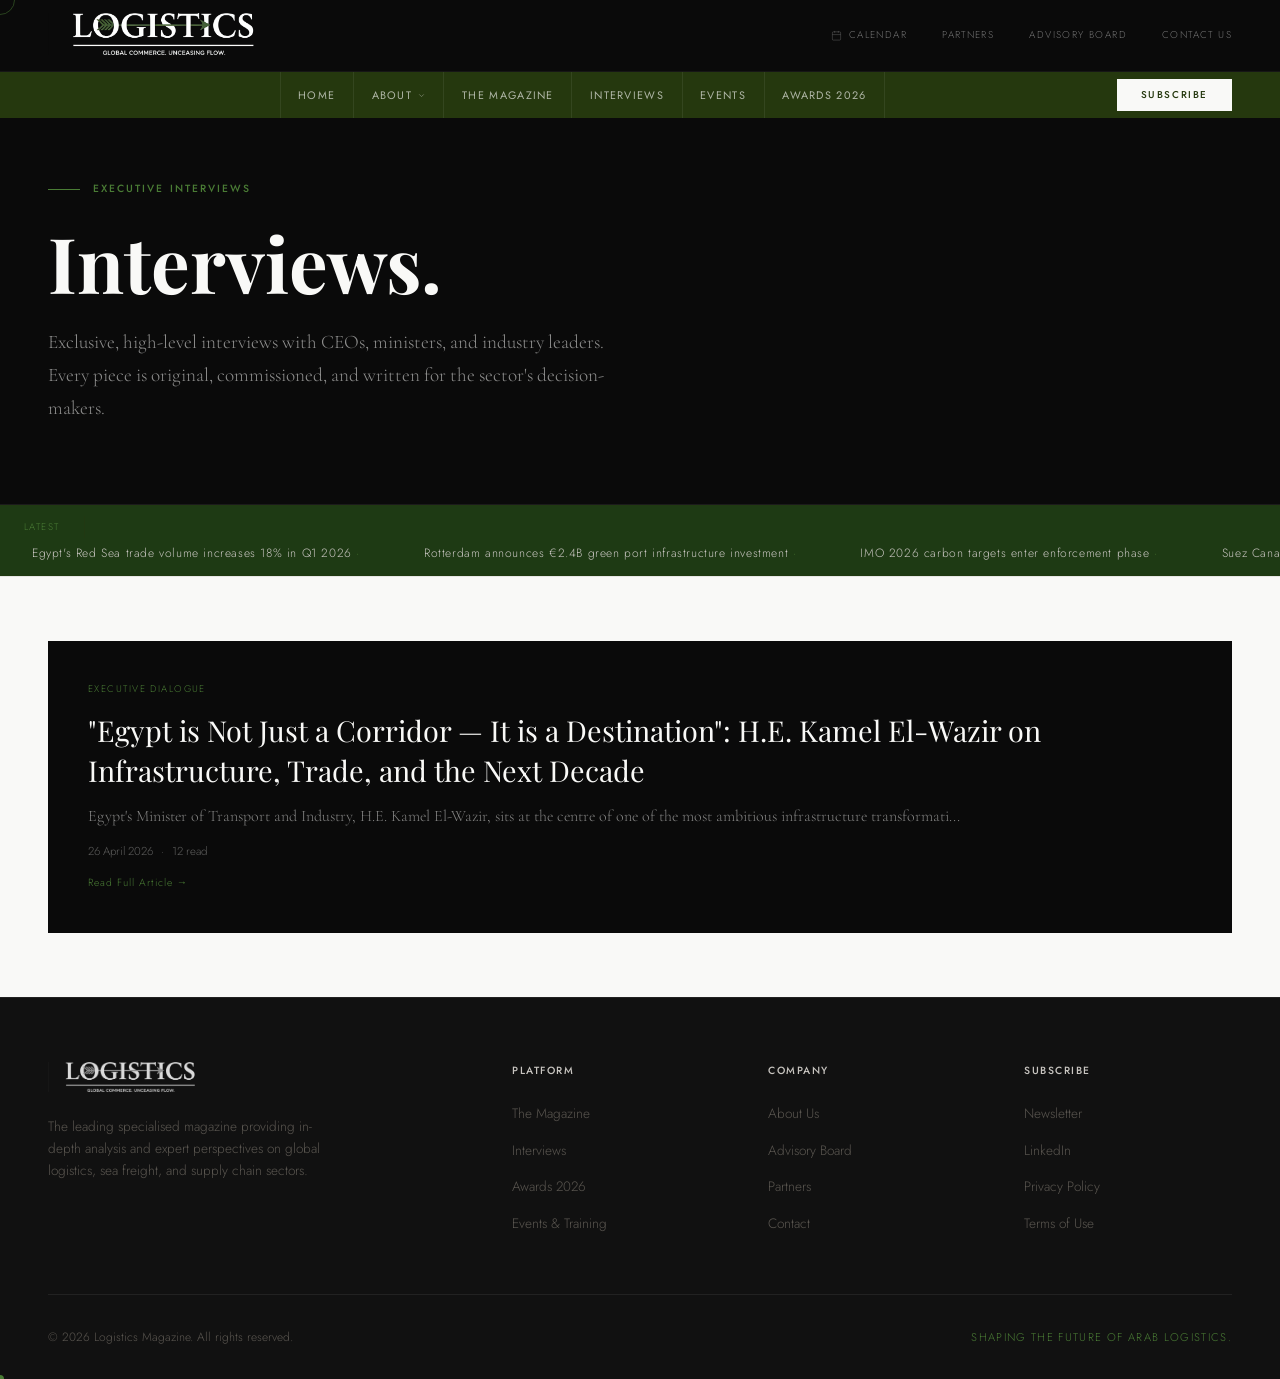
<file: insights.html>
<!DOCTYPE html>
<html lang="en">
<head>
  <meta charset="UTF-8">
  <meta name="viewport" content="width=device-width, initial-scale=1.0">
  <title>Interviews — Logistics Magazine</title>
  <link rel="stylesheet" href="style.css">
  <link rel="stylesheet" href="inner.css">
  <script src="https://identity.netlify.com/v1/netlify-identity-widget.js"></script>
</head>
<body>
<div id="nav-placeholder"></div>
<header class="page-header">
  <div class="section-label">Executive Interviews</div>
  <h1>Interviews.</h1>
  <p>Exclusive, high-level interviews with CEOs, ministers, and industry leaders. Every piece is original, commissioned, and written for the sector's decision-makers.</p>
</header>
<div id="ticker-placeholder"></div>
<div class="insights-page-grid" id="insights-page-grid">
  <div class="articles-loading" style="padding:4rem 3rem;color:#999;font-family:'Jost',sans-serif;font-size:0.8rem;letter-spacing:0.1em">Loading...</div>
</div>
<div id="footer-placeholder"></div>
<script src="main.js"></script>
<script src="components.js"></script>
<script src="articles.js"></script>
<script>
document.addEventListener('DOMContentLoaded', renderInsightsPage);
</script>
</body>
</html>
</file>
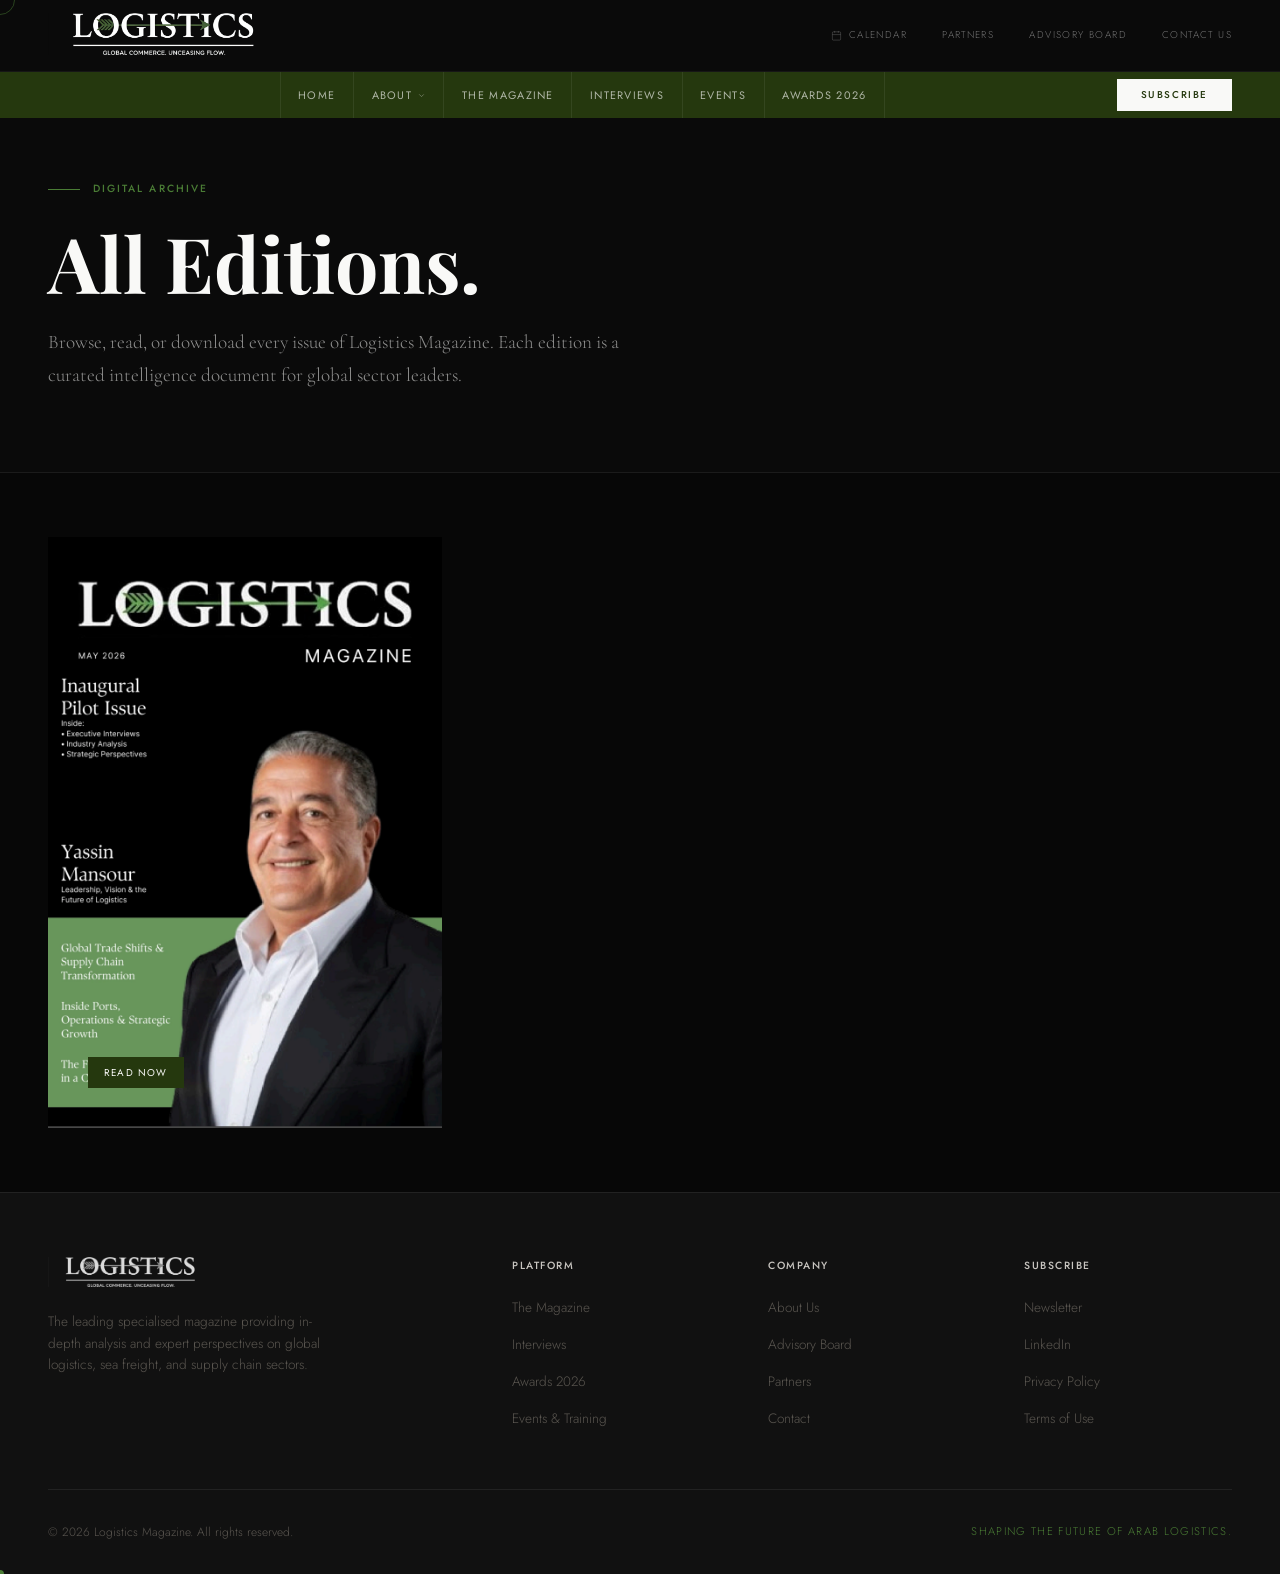
<file: issues.html>
<!DOCTYPE html>
<html lang="en">
<head>
  <meta charset="UTF-8">
  <meta name="viewport" content="width=device-width, initial-scale=1.0">
  <title>Digital Issues — Logistics Magazine</title>
  <link rel="stylesheet" href="style.css">
  <link rel="stylesheet" href="inner.css">
  <style>
    .email-gate-overlay {
      position: fixed;
      inset: 0;
      background: rgba(0,0,0,0.85);
      z-index: 500;
      display: flex;
      align-items: center;
      justify-content: center;
      padding: 2rem;
    }
    .email-gate-box {
      background: #111;
      border: 0.5px solid rgba(255,255,255,0.1);
      padding: 3rem;
      max-width: 480px;
      width: 100%;
    }
    .email-gate-box h2 {
      font-family: 'Playfair Display', serif;
      font-size: 1.8rem;
      color: #F9F9F7;
      margin-bottom: 0.5rem;
    }
    .email-gate-box p {
      font-family: 'Cormorant Garamond', serif;
      font-size: 1rem;
      color: rgba(249,249,247,0.5);
      margin-bottom: 1.5rem;
    }
    .email-gate-box input {
      width: 100%;
      background: #1a1a1a;
      border: 0.5px solid rgba(255,255,255,0.1);
      color: #F9F9F7;
      font-family: 'Jost', sans-serif;
      font-size: 0.9rem;
      padding: 0.9rem 1.2rem;
      outline: none;
      margin-bottom: 1px;
      display: block;
    }
    .email-gate-close {
      position: absolute;
      top: 1rem;
      right: 1rem;
      background: none;
      border: none;
      color: rgba(255,255,255,0.4);
      font-size: 1.5rem;
      cursor: pointer;
    }
  </style>
</head>
<body>
<div id="nav-placeholder"></div>

<header class="page-header">
  <div class="section-label">Digital Archive</div>
  <h1>All Editions.</h1>
  <p>Browse, read, or download every issue of Logistics Magazine. Each edition is a curated intelligence document for global sector leaders.</p>
</header>

<div class="issues-grid" id="issues-page-grid"></div>

<div id="email-gate" class="email-gate-overlay" style="display:none">
  <div class="email-gate-box" style="position:relative">
    <button class="email-gate-close" onclick="document.getElementById('email-gate').style.display='none'">×</button>
    <div class="section-label" style="color:#4a7c35">Access the Issue</div>
    <h2>Read the Magazine.</h2>
    <p>Enter your professional email to access the full digital edition.</p>
    <form name="magazine-access" method="POST" data-netlify="true" onsubmit="handleMagazineAccess(event)">
      <input type="hidden" name="form-name" value="magazine-access">
      <input type="email" name="email" required placeholder="professional@domain.com">
      <button type="submit" class="btn-primary" style="margin-top:0.8rem;width:100%;text-align:center;cursor:pointer">Access Now →</button>
    </form>
  </div>
</div>

<div id="footer-placeholder"></div>
<script src="main.js"></script>
<script src="components.js"></script>
<script>
function openMagazine() {
  if (localStorage.getItem('magazine-access-granted')) {
    window.open('magazine.html', '_blank');
  } else {
    document.getElementById('email-gate').style.display = 'flex';
  }
}

function handleMagazineAccess(e) {
  e.preventDefault();
  const email = e.target.email.value;
  if (email) {
    fetch('/', {
      method: 'POST',
      headers: { 'Content-Type': 'application/x-www-form-urlencoded' },
      body: new URLSearchParams({ 'form-name': 'magazine-access', email }).toString()
    });
    localStorage.setItem('magazine-access-granted', 'true');
    document.getElementById('email-gate').style.display = 'none';
    window.open('magazine.html', '_blank');
  }
}

document.addEventListener('DOMContentLoaded', () => {
  const grid = document.getElementById('issues-page-grid');
  if (!grid) return;
  const issues = [
    { issue: "No. 01", title: "Logistics in the Canal Region", date: "May 2026", color: "#1e3a14" }
  ];
  issues.forEach((iss) => {
    const div = document.createElement('div');
    div.className = 'issue-card';
    div.style.background = iss.color;
    div.style.backgroundImage = 'url(/images/uploads/magazine-cover-01.png)';
    div.style.backgroundSize = 'cover';
    div.style.backgroundPosition = 'center top';
    div.style.cursor = 'pointer';
    div.onclick = openMagazine;
    div.innerHTML = '<div class="issue-card-content"><button onclick="event.stopPropagation();openMagazine()" class="issue-btn">Read Now</button></div>';
    grid.appendChild(div);
  });
});
</script>
</body>
</html>
</file>
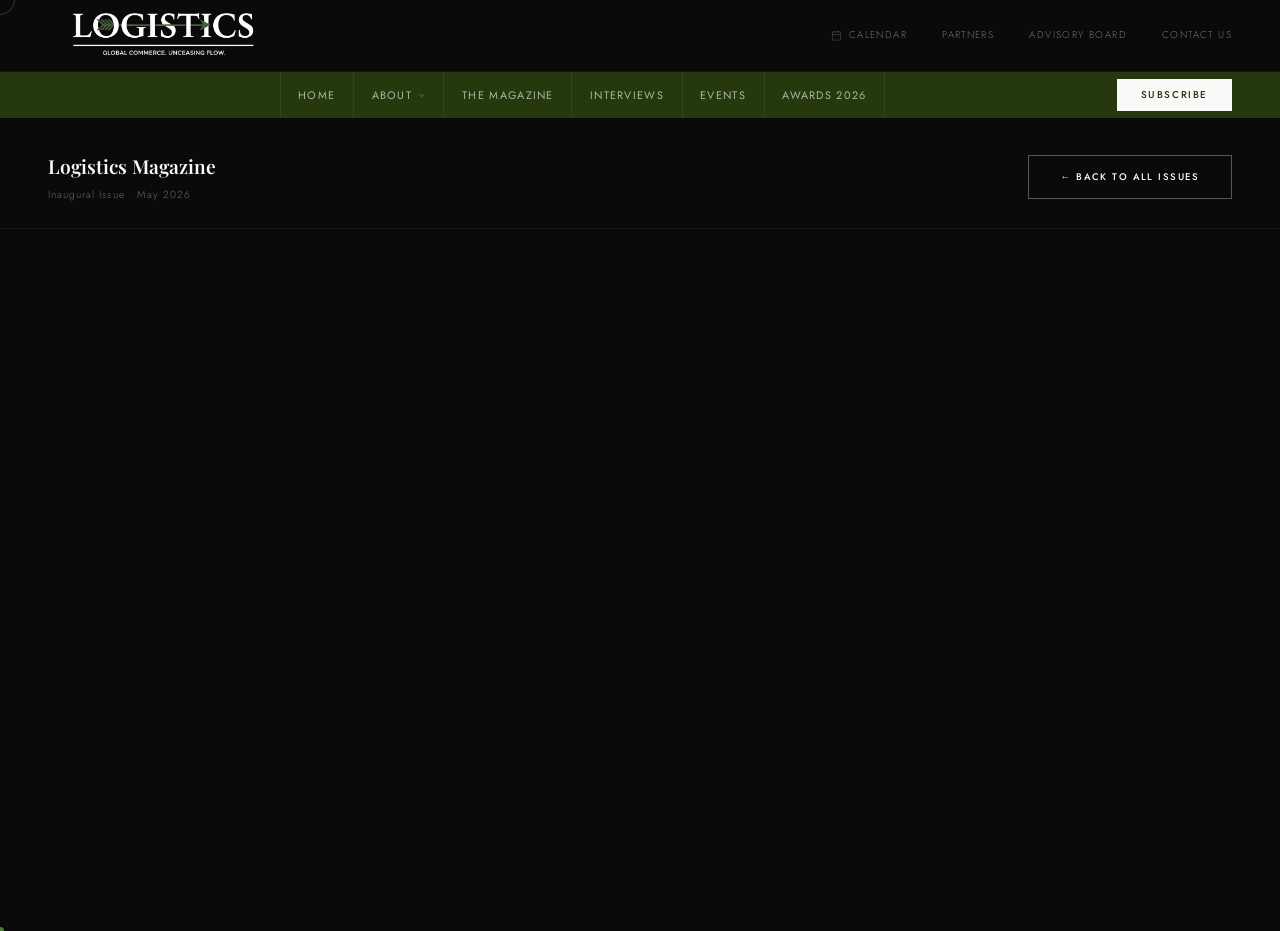
<file: magazine.html>
<!DOCTYPE html>
<html lang="en">
<head>
  <meta charset="UTF-8">
  <meta name="viewport" content="width=device-width, initial-scale=1.0">
  <title>Read the Magazine — Logistics Magazine</title>
  <link rel="stylesheet" href="style.css">
  <link rel="stylesheet" href="inner.css">
  <style>
    .magazine-reader {
      padding-top: var(--nav-height);
      background: #0A0A0A;
      min-height: 100vh;
      display: flex;
      flex-direction: column;
    }
    .magazine-reader-header {
      padding: 2rem 3rem 1.5rem;
      border-bottom: 0.5px solid rgba(255,255,255,0.07);
      display: flex;
      align-items: center;
      justify-content: space-between;
    }
    .magazine-reader-header h1 {
      font-family: 'Playfair Display', serif;
      font-size: 1.2rem;
      font-weight: 600;
      color: #F9F9F7;
    }
    .magazine-reader-header p {
      font-family: 'Jost', sans-serif;
      font-size: 0.65rem;
      letter-spacing: 0.1em;
      color: rgba(249,249,247,0.4);
      margin-top: 0.2rem;
    }
    .flipbook-container {
      flex: 1;
      width: 100%;
      min-height: calc(100vh - var(--nav-height) - 80px);
    }
    .flipbook-container iframe {
      width: 100%;
      height: calc(100vh - var(--nav-height) - 80px);
      border: none;
      display: block;
    }
  </style>
</head>
<body>
<div id="nav-placeholder"></div>

<div class="magazine-reader">
  <div class="magazine-reader-header">
    <div>
      <h1 id="magazine-title">Logistics Magazine</h1>
      <p id="magazine-issue">Inaugural Issue · May 2026</p>
    </div>
    <a href="issues.html" class="btn-ghost" style="font-size:0.6rem">← Back to All Issues</a>
  </div>
  <div class="flipbook-container">
    <iframe src="https://online.fliphtml5.com/LOGISTICS/LOGISTICS/" allowfullscreen></iframe>
  </div>
</div>

<script src="main.js"></script>
<script src="components.js"></script>
</body>
</html>
</file>
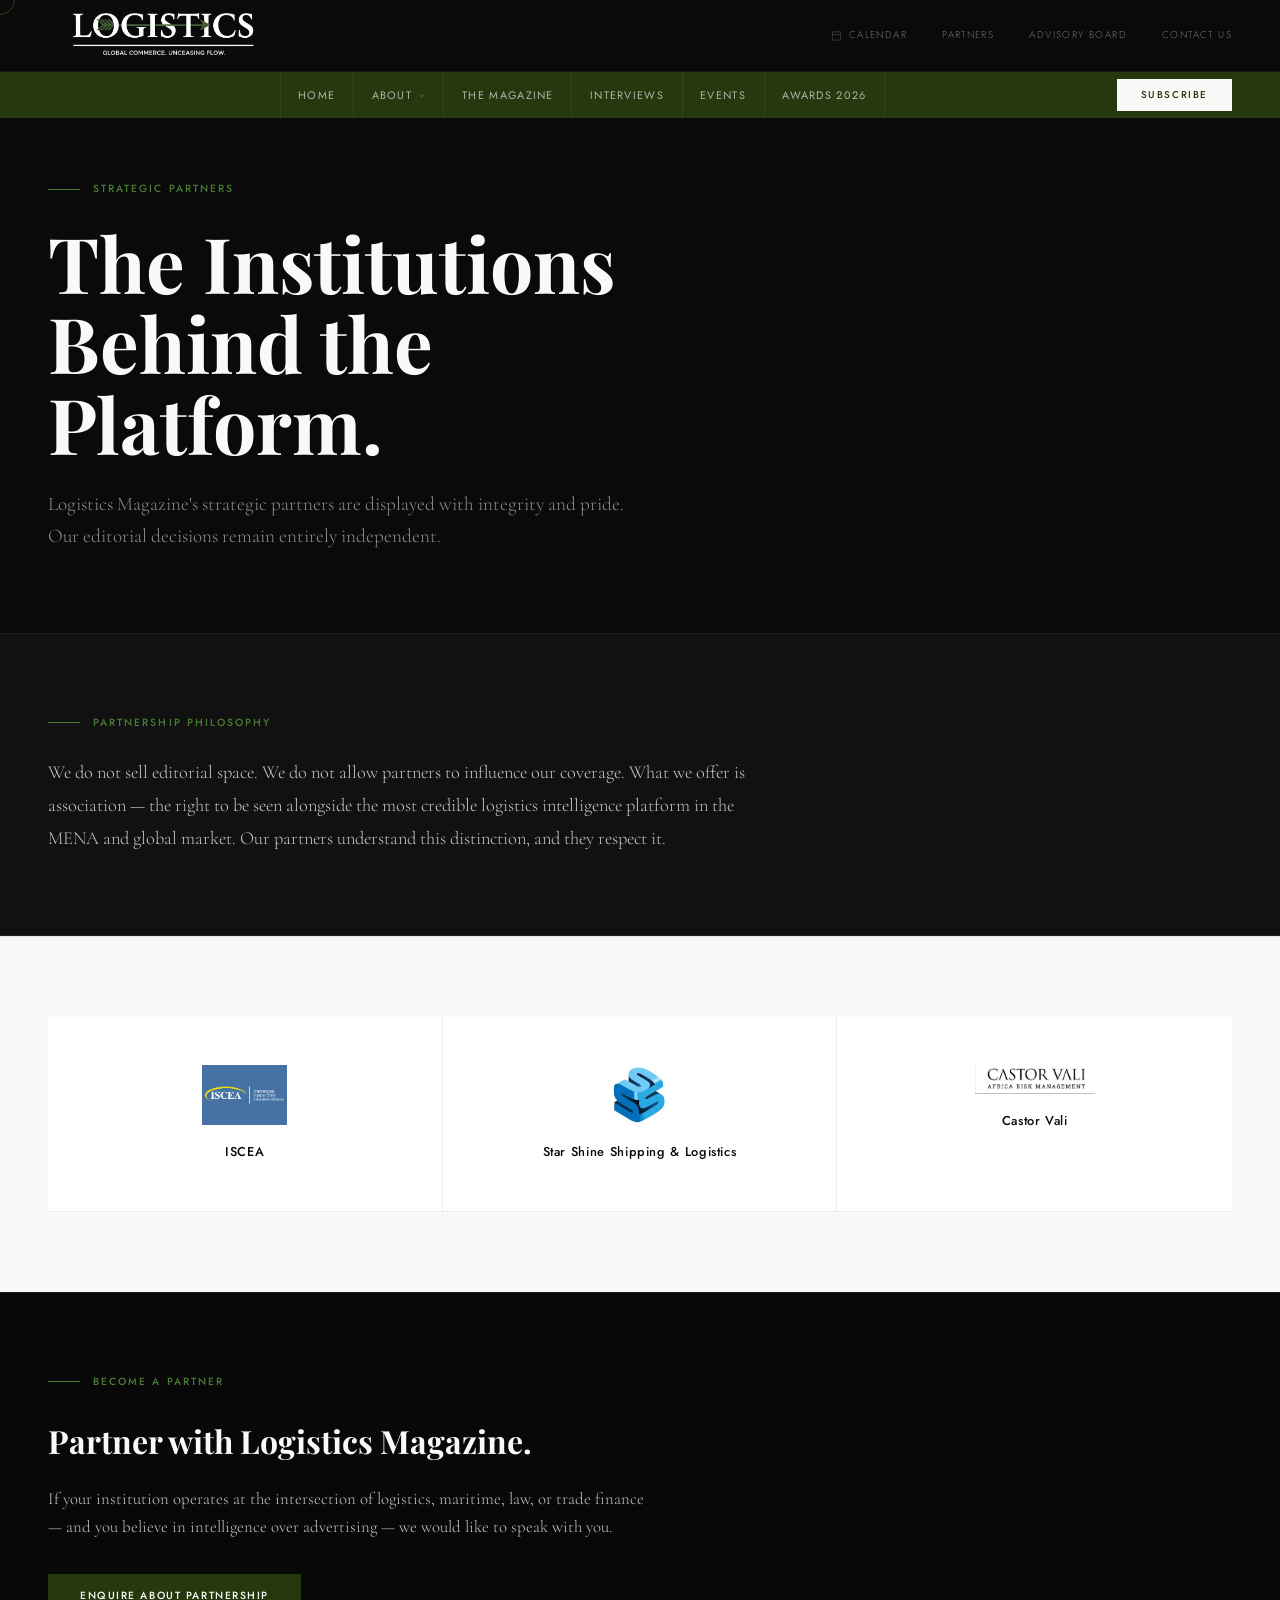
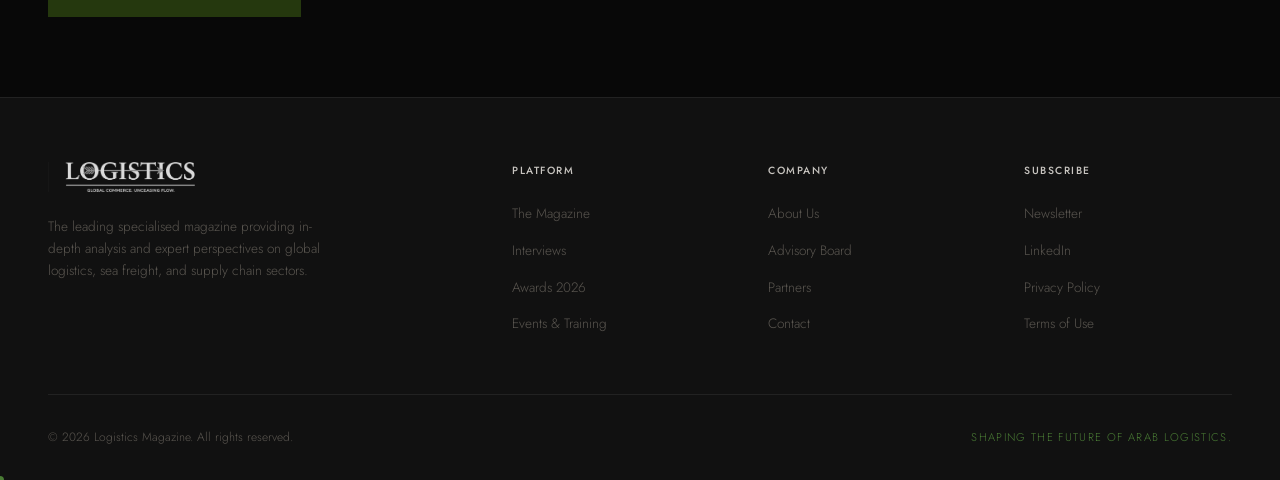
<file: partners.html>
<!DOCTYPE html>
<html lang="en">
<head>
  <meta charset="UTF-8">
  <meta name="viewport" content="width=device-width, initial-scale=1.0">
  <title>Strategic Partners — Logistics Magazine</title>
  <link rel="stylesheet" href="style.css">
  <link rel="stylesheet" href="inner.css">
</head>
<body>
<div id="nav-placeholder"></div>
<header class="page-header">
  <div class="section-label">Strategic Partners</div>
  <h1>The Institutions<br>Behind the Platform.</h1>
  <p>Logistics Magazine's strategic partners are displayed with integrity and pride. Our editorial decisions remain entirely independent.</p>
</header>
<section style="padding:5rem 3rem;background:var(--black-2);border-bottom:0.5px solid var(--border)">
  <div style="max-width:700px" class="reveal">
    <div class="section-label">Partnership Philosophy</div>
    <p style="font-family:'Cormorant Garamond',serif;font-size:1.15rem;color:var(--white-dim);line-height:1.8">
      We do not sell editorial space. We do not allow partners to influence our coverage. What we offer is association — the right to be seen alongside the most credible logistics intelligence platform in the MENA and global market. Our partners understand this distinction, and they respect it.
    </p>
  </div>
</section>
<div class="partners-grid" id="partners-page-grid"></div>
<section style="padding:5rem 3rem;border-top:0.5px solid var(--border)">
  <div style="max-width:600px" class="reveal">
    <div class="section-label">Become a Partner</div>
    <h2 style="font-family:'Playfair Display',serif;font-size:2rem;font-weight:700;margin-bottom:1rem">Partner with Logistics Magazine.</h2>
    <p style="font-family:'Cormorant Garamond',serif;font-size:1.05rem;color:var(--white-dim);margin-bottom:2rem;line-height:1.7">
      If your institution operates at the intersection of logistics, maritime, law, or trade finance — and you believe in intelligence over advertising — we would like to speak with you.
    </p>
    <a href="mailto:partnerships@logisticsmagazine.com" class="btn-primary">Enquire About Partnership</a>
  </div>
</section>
<div id="footer-placeholder"></div>
<script src="main.js"></script>
<script src="components.js"></script>
</body>
</html>
</file>
<file: style.css>
@import url('https://fonts.googleapis.com/css2?family=Playfair+Display:ital,wght@0,400;0,600;0,700;0,900;1,400;1,600&family=Cormorant+Garamond:ital,wght@0,300;0,400;0,500;0,600;1,300;1,400&family=Jost:wght@300;400;500;600&display=swap');

:root {
  --black: #080808;
  --black-2: #111111;
  --black-3: #1a1a1a;
  --black-4: #222222;
  --green-dark: #1e3a14;
  --green-mid: #2d5a1e;
  --green: #25380E;
  --green-light: #2d4510;
  --green-bright: #4a7c35;
  --gold: #c4a95a;
  --gold-light: #d4bc7a;
  --white: #F9F9F7;
  --white-dim: #c8c5c0;
  --white-faint: #5a5650;
  --border: rgba(255,255,255,0.07);
  --border-green: rgba(37,56,14,0.4);
  --nav-height: 118px;
}

*, *::before, *::after { box-sizing: border-box; margin: 0; padding: 0; }
html { scroll-behavior: smooth; }
body {
  background: var(--black);
  color: var(--white);
  font-family: 'Jost', sans-serif;
  font-weight: 300;
  font-size: 1rem;
  line-height: 1.7;
  overflow-x: hidden;
  cursor: none;
}

.cursor {
  position: fixed;
  width: 8px;
  height: 8px;
  background: var(--green-bright);
  border-radius: 50%;
  pointer-events: none;
  z-index: 9999;
  transition: transform 0.15s ease, opacity 0.15s ease;
  transform: translate(-50%, -50%);
}
.cursor-follower {
  position: fixed;
  width: 30px;
  height: 30px;
  border: 0.5px solid var(--green-bright);
  border-radius: 50%;
  pointer-events: none;
  z-index: 9998;
  transition: transform 0.4s ease, opacity 0.3s ease;
  transform: translate(-50%, -50%);
  opacity: 0.5;
}

::-webkit-scrollbar { width: 3px; }
::-webkit-scrollbar-track { background: var(--black); }
::-webkit-scrollbar-thumb { background: var(--green); }

.top-bar {
  position: fixed;
  top: 0;
  left: 0;
  right: 0;
  z-index: 200;
  height: 72px;
  background: #0A0A0A;
  border-bottom: 0.5px solid rgba(255,255,255,0.05);
  transition: transform 0.3s ease;
}
.top-bar.hidden { transform: translateY(-72px); }
.top-bar-inner {
  display: flex;
  align-items: center;
  justify-content: space-between;
  height: 100%;
  padding: 0 3rem;
}
.top-bar-logo img {
  height: 42px;
  width: auto;
  max-width: 320px;
  object-fit: contain;
  object-position: left center;
  margin-top: 6px;
}
.top-bar-links {
  display: flex;
  align-items: center;
  gap: 2.2rem;
}
.top-bar-link {
  font-family: 'Jost', sans-serif;
  font-size: 0.62rem;
  font-weight: 300;
  letter-spacing: 0.14em;
  text-transform: uppercase;
  color: rgba(255,255,255,0.42);
  text-decoration: none;
  display: flex;
  align-items: center;
  gap: 0.4rem;
  transition: color 0.2s;
}
.top-bar-link:hover { color: rgba(255,255,255,0.85); }
.top-bar-link svg { opacity: 0.6; }

nav {
  position: fixed;
  top: 72px;
  left: 0;
  right: 0;
  z-index: 199;
  display: flex;
  align-items: center;
  justify-content: space-between;
  padding: 0 3rem;
  height: 46px;
  background: #25380E;
  transition: transform 0.3s ease;
}
nav.hidden { transform: translateY(calc(-46px - 72px)); }
.nav-logo { display: none; }
.nav-links {
  display: flex;
  align-items: center;
  gap: 0;
  list-style: none;
  flex: 1;
  justify-content: center;
}
.nav-links > li { position: relative; }
.nav-links a {
  font-family: 'Jost', sans-serif;
  font-size: 0.68rem;
  font-weight: 400;
  letter-spacing: 0.12em;
  text-transform: uppercase;
  color: rgba(249,249,247,0.65);
  text-decoration: none;
  padding: 0 1.1rem;
  height: 46px;
  display: flex;
  align-items: center;
  gap: 0.3rem;
  transition: color 0.15s, background 0.15s;
  white-space: nowrap;
  border-right: 0.5px solid rgba(255,255,255,0.07);
}
.nav-links > li:first-child a { border-left: 0.5px solid rgba(255,255,255,0.07); }
.nav-links a:hover, .nav-links a.active {
  color: #F9F9F7;
  background: rgba(255,255,255,0.07);
}
.dropdown-arrow { transition: transform 0.2s; opacity: 0.5; }
.nav-dropdown:hover .dropdown-arrow { transform: rotate(180deg); opacity: 1; }
.nav-dropdown-menu {
  position: absolute;
  top: 100%;
  left: 0;
  background: #1c2c0a;
  min-width: 210px;
  border: 0.5px solid rgba(255,255,255,0.07);
  border-top: 2px solid rgba(255,255,255,0.12);
  display: flex;
  flex-direction: column;
  opacity: 0;
  pointer-events: none;
  transform: translateY(-4px);
  transition: opacity 0.18s ease, transform 0.18s ease;
  z-index: 200;
}
.nav-dropdown:hover .nav-dropdown-menu {
  opacity: 1;
  pointer-events: all;
  transform: translateY(0);
}
.nav-dropdown-menu a {
  font-family: 'Jost', sans-serif;
  font-size: 0.65rem;
  letter-spacing: 0.1em;
  text-transform: uppercase;
  color: rgba(249,249,247,0.6);
  padding: 0.8rem 1.3rem;
  border-bottom: 0.5px solid rgba(255,255,255,0.05);
  border-left: none;
  border-right: none;
  height: auto;
  transition: background 0.15s, color 0.15s;
}
.nav-dropdown-menu a:last-child { border-bottom: none; }
.nav-dropdown-menu a:hover { background: rgba(255,255,255,0.05); color: #F9F9F7; }

.nav-cta {
  font-family: 'Jost', sans-serif;
  font-size: 0.62rem;
  font-weight: 500;
  letter-spacing: 0.16em;
  text-transform: uppercase;
  color: #25380E;
  background: #F9F9F7;
  padding: 0.5rem 1.5rem;
  text-decoration: none;
  transition: background 0.2s, color 0.2s;
  white-space: nowrap;
  flex-shrink: 0;
  border: none;
}
.nav-cta:hover { background: #fff; color: #1c2c0a; }

.nav-hamburger {
  display: none;
  flex-direction: column;
  gap: 5px;
  cursor: pointer;
  background: none;
  border: none;
  padding: 0;
}
.nav-hamburger span {
  display: block;
  width: 22px;
  height: 0.5px;
  background: #F9F9F7;
}

.mobile-nav {
  display: none;
  position: fixed;
  top: 46px;
  left: 0;
  right: 0;
  bottom: 0;
  background: #0A0A0A;
  z-index: 198;
  flex-direction: column;
  padding: 2rem;
  gap: 0;
  overflow-y: auto;
}
.mobile-nav.open { display: flex; }
.mobile-nav a {
  font-family: 'Playfair Display', serif;
  font-size: 1.7rem;
  color: #F9F9F7;
  text-decoration: none;
  border-bottom: 0.5px solid rgba(255,255,255,0.07);
  padding: 1.1rem 0;
}

.section-label {
  font-family: 'Jost', sans-serif;
  font-size: 0.65rem;
  font-weight: 500;
  letter-spacing: 0.2em;
  text-transform: uppercase;
  color: var(--green-bright);
  display: flex;
  align-items: center;
  gap: 0.8rem;
  margin-bottom: 1.5rem;
}
.section-label::before {
  content: '';
  display: block;
  width: 2rem;
  height: 0.5px;
  background: var(--green-bright);
}

.page-header {
  padding: 180px 3rem 80px;
  border-bottom: 0.5px solid var(--border);
}
.page-header h1 {
  font-family: 'Playfair Display', serif;
  font-size: clamp(3rem, 6vw, 5rem);
  font-weight: 700;
  line-height: 1.05;
  max-width: 700px;
}
.page-header p {
  font-family: 'Cormorant Garamond', serif;
  font-size: 1.2rem;
  color: var(--white-dim);
  max-width: 600px;
  margin-top: 1.5rem;
}

.btn-primary {
  display: inline-block;
  font-family: 'Jost', sans-serif;
  font-size: 0.65rem;
  font-weight: 500;
  letter-spacing: 0.15em;
  text-transform: uppercase;
  color: var(--white);
  background: #25380E;
  padding: 0.8rem 2rem;
  text-decoration: none;
  transition: background 0.2s;
  border: none;
  cursor: pointer;
}
.btn-primary:hover { background: var(--green-bright); }

.btn-ghost {
  display: inline-block;
  font-family: 'Jost', sans-serif;
  font-size: 0.65rem;
  font-weight: 500;
  letter-spacing: 0.15em;
  text-transform: uppercase;
  color: var(--white);
  background: transparent;
  padding: 0.8rem 2rem;
  text-decoration: none;
  border: 0.5px solid var(--white-faint);
  transition: border-color 0.2s, color 0.2s;
  cursor: pointer;
}
.btn-ghost:hover { border-color: var(--white); }

footer {
  background: var(--black-2);
  border-top: 0.5px solid var(--border);
  padding: 4rem 3rem 2rem;
}
.footer-grid {
  display: grid;
  grid-template-columns: 2fr 1fr 1fr 1fr;
  gap: 3rem;
  margin-bottom: 3rem;
}
.footer-brand img {
  height: 28px;
  filter: brightness(0) invert(1);
  opacity: 0.7;
  margin-bottom: 1rem;
}
.footer-brand p { font-size: 0.85rem; color: var(--white-faint); max-width: 280px; line-height: 1.6; }
.footer-col h4 {
  font-family: 'Jost', sans-serif;
  font-size: 0.65rem;
  font-weight: 500;
  letter-spacing: 0.15em;
  text-transform: uppercase;
  color: var(--white-dim);
  margin-bottom: 1.2rem;
}
.footer-col ul { list-style: none; }
.footer-col ul li { margin-bottom: 0.6rem; }
.footer-col ul li a { font-size: 0.85rem; color: var(--white-faint); text-decoration: none; transition: color 0.2s; }
.footer-col ul li a:hover { color: var(--white); }
.footer-bottom {
  display: flex;
  justify-content: space-between;
  align-items: center;
  padding-top: 2rem;
  border-top: 0.5px solid var(--border);
}
.footer-bottom p { font-size: 0.75rem; color: var(--white-faint); }

.reveal { opacity: 1; transform: translateY(0); transition: opacity 0.7s ease, transform 0.7s ease; }
.reveal.hidden { opacity: 0; transform: translateY(24px); }

.divider { width: 100%; height: 0.5px; background: var(--border); margin: 0; }

.ticker-wrap {
  background: var(--green-dark);
  border-top: 0.5px solid var(--border-green);
  border-bottom: 0.5px solid var(--border-green);
  overflow: hidden;
  padding: 0.6rem 0;
}
.ticker-label {
  font-family: 'Jost', sans-serif;
  font-size: 0.6rem;
  letter-spacing: 0.15em;
  text-transform: uppercase;
  color: var(--green-bright);
  padding: 0 1.5rem;
  float: left;
  line-height: 1.4rem;
  border-right: 0.5px solid var(--border-green);
  margin-right: 1rem;
}
.ticker {
  display: inline-flex;
  white-space: nowrap;
  animation: ticker 40s linear infinite;
}
.ticker span { font-size: 0.75rem; color: var(--white-dim); padding: 0 2rem; letter-spacing: 0.05em; }
.ticker span::after { content: ' · '; color: var(--green-bright); }
@keyframes ticker {
  0% { transform: translateX(0); }
  100% { transform: translateX(-50%); }
}

.issues-preview-header .btn-ghost { color: #0A0A0A; border-color: rgba(0,0,0,0.2); }
.issues-preview-header .btn-ghost:hover { border-color: #0A0A0A; }

@media (max-width: 900px) {
  .top-bar { display: none; }
  nav { top: 0; padding: 0 1.5rem; }
  nav.hidden { transform: translateY(-46px); }
  .nav-links, .nav-cta { display: none; }
  .nav-hamburger { display: flex; }
  .mobile-nav { top: 46px; }
  .footer-grid { grid-template-columns: 1fr 1fr; }
  .page-header { padding: 80px 1.5rem 50px; }
}

@media (max-width: 768px) {
  :root { --nav-height: 46px; }
  nav { height: 44px; padding: 0 1.2rem; }
  nav.hidden { transform: translateY(-44px); }
  .nav-hamburger { display: flex; }
  .mobile-nav { top: 44px; padding: 1.5rem 1.2rem; }
  .mobile-nav a { font-size: 1.4rem; padding: 0.9rem 0; }

  .page-header { padding: 80px 1.2rem 40px; }
  .page-header h1 { font-size: 2.2rem; }
  .page-header p { font-size: 1rem; }

  .hero-inner { grid-template-columns: 1fr; min-height: auto; }
  .hero-portrait { display: none; }
  .hero-editorial { padding: 2rem 1.2rem; background: #F9F9F7; }
  .hero-editorial::before { display: none; }
  .hero-headline { font-size: 1.4rem; color: #0A0A0A; }
  .hero-headline em { color: #0A0A0A; }
  .byline-name { color: #0A0A0A; }
  .byline-sep, .byline-title { color: #555; }
  .hero-excerpt { color: #444; }
  .kicker-text { color: #25380E; }
  .hero-actions { flex-direction: column; }
  .hero-actions .btn-primary, .hero-actions .btn-ghost { width: 100%; text-align: center; }
  .hero-newsletter { max-width: 100%; border-color: rgba(37,56,14,0.3); background: rgba(37,56,14,0.06); }
  .newsletter-label { color: #25380E; }
  .newsletter-form { flex-direction: column; }
  .newsletter-input { background: #fff; border-right: 0.5px solid rgba(0,0,0,0.1); color: #0A0A0A; }
  .newsletter-input::placeholder { color: #aaa; }
  .newsletter-sub { color: #777; }
  .newsletter-btn { width: 100%; }

  .stats-bar { display: grid; grid-template-columns: 1fr 1fr; }
  .stat-divider { display: none; }
  .stat-value { font-size: 1.3rem; }

  .about-strip { padding: 2.5rem 1.2rem; }
  .about-strip-inner { grid-template-columns: 1fr; gap: 2rem; }

  .insights-section { padding: 2.5rem 1.2rem; }
  .insights-grid { grid-template-columns: 1fr; }
  .insight-featured { grid-column: span 1; }

  .issues-preview { padding: 2.5rem 1.2rem; }
  .issues-preview-header { flex-direction: column; align-items: flex-start; gap: 1rem; }
  .issues-preview-grid { grid-template-columns: 1fr; }

  .awards-teaser { padding: 2.5rem 1.2rem; }
  .awards-teaser-inner { grid-template-columns: 1fr; gap: 2rem; }

  .advisory-teaser { padding: 2.5rem 1.2rem; }
  .advisory-preview-grid { grid-template-columns: 1fr; }

  footer { padding: 2.5rem 1.2rem 2rem; }
  .footer-grid { grid-template-columns: 1fr; gap: 1.5rem; }
  .footer-bottom { flex-direction: column; gap: 0.5rem; text-align: center; }

  body { cursor: auto; }
  .cursor, .cursor-follower { display: none; }
}

@media (max-width: 600px) {
  .footer-grid { grid-template-columns: 1fr; }
  footer { padding: 3rem 1.5rem 2rem; }
}
</file>
<file: inner.css>
.page-header { background: #0A0A0A; }
.page-header em { font-style: italic; color: rgba(249,249,247,0.5); }
.page-header h1 { color: #F9F9F7; }
.page-header p { color: rgba(249,249,247,0.55); }

.about-mission { padding: 6rem 3rem; background: #F9F9F7; }
.about-mission-inner { display: grid; grid-template-columns: 1fr 1fr; gap: 5rem; align-items: start; }
.about-col h2 { font-family: 'Playfair Display', serif; font-size: clamp(1.8rem, 3vw, 2.5rem); font-weight: 700; line-height: 1.15; margin-bottom: 1.5rem; color: #0A0A0A; }
.about-col p { font-family: 'Cormorant Garamond', serif; font-size: 1.1rem; color: #555; margin-bottom: 1rem; line-height: 1.7; }
.about-col .section-label { color: #25380E; }
.about-col .section-label::before { background: #25380E; }
.about-stat-block { display: grid; grid-template-columns: 1fr 1fr; gap: 0; border: 0.5px solid rgba(0,0,0,0.1); }
.about-stat { padding: 2rem; border-right: 0.5px solid rgba(0,0,0,0.08); border-bottom: 0.5px solid rgba(0,0,0,0.08); background: #fff; display: flex; flex-direction: column; gap: 0.4rem; }
.about-stat:nth-child(even) { border-right: none; }
.about-stat-val { font-family: 'Playfair Display', serif; font-size: 2.5rem; font-weight: 700; color: #0A0A0A; }
.about-stat-label { font-family: 'Jost', sans-serif; font-size: 0.65rem; letter-spacing: 0.1em; text-transform: uppercase; color: #999; }

.about-pillars { padding: 5rem 3rem; background: #0A0A0A; }
.about-pillars-header { margin-bottom: 3rem; }
.about-pillars-header h2 { font-family: 'Playfair Display', serif; font-size: clamp(1.8rem, 3vw, 2.5rem); font-weight: 700; margin-top: 0.5rem; color: #F9F9F7; }
.pillars-grid { display: grid; grid-template-columns: repeat(4, 1fr); gap: 0; border: 0.5px solid rgba(255,255,255,0.07); }
.pillar-card { padding: 2.5rem 2rem; border-right: 0.5px solid rgba(255,255,255,0.06); transition: background 0.2s; }
.pillar-card:last-child { border-right: none; }
.pillar-card:hover { background: rgba(255,255,255,0.02); }
.pillar-num { font-family: 'Playfair Display', serif; font-size: 3rem; font-weight: 900; color: rgba(37,56,14,0.3); line-height: 1; margin-bottom: 1rem; }
.pillar-card h3 { font-family: 'Playfair Display', serif; font-size: 1.2rem; font-weight: 600; margin-bottom: 0.8rem; color: #F9F9F7; }
.pillar-card p { font-size: 0.85rem; color: rgba(249,249,247,0.4); line-height: 1.6; }

.about-cta-strip { padding: 5rem 3rem; background: #25380E; }
.about-cta-inner { display: flex; align-items: center; justify-content: space-between; gap: 3rem; }
.about-cta-inner h2 { font-family: 'Playfair Display', serif; font-size: clamp(1.5rem, 2.5vw, 2rem); font-weight: 700; margin-bottom: 0.5rem; color: #F9F9F7; }
.about-cta-inner p { font-family: 'Cormorant Garamond', serif; font-size: 1rem; color: rgba(249,249,247,0.55); }
.about-cta-strip .btn-primary { background: #F9F9F7; color: #25380E; white-space: nowrap; flex-shrink: 0; }
.about-cta-strip .btn-primary:hover { background: #fff; }

.issues-grid { padding: 4rem 3rem; display: grid; grid-template-columns: repeat(3, 1fr); gap: 1px; background: rgba(0,0,0,0.08); }
.issue-card { aspect-ratio: 2/3; padding: 2.5rem; display: flex; flex-direction: column; justify-content: flex-end; position: relative; overflow: hidden; cursor: pointer; transition: filter 0.3s; }
.issue-card:hover { filter: brightness(1.2); }
.issue-card-content { position: relative; z-index: 1; }
.issue-card .issue-number { font-family: 'Jost', sans-serif; font-size: 0.6rem; letter-spacing: 0.2em; text-transform: uppercase; color: rgba(255,255,255,0.4); margin-bottom: 0.5rem; }
.issue-card .issue-title { font-family: 'Playfair Display', serif; font-size: 1.2rem; font-weight: 600; color: #F9F9F7; margin-bottom: 0.4rem; line-height: 1.3; }
.issue-card .issue-date { font-size: 0.72rem; color: rgba(255,255,255,0.35); margin-bottom: 1rem; }
.issue-btn { display: inline-block; font-family: 'Jost', sans-serif; font-size: 0.62rem; letter-spacing: 0.12em; text-transform: uppercase; color: #F9F9F7; background: #25380E; padding: 0.5rem 1rem; text-decoration: none; transition: background 0.2s; border: none; cursor: pointer; }
.issue-btn:hover { background: #3a5518; }

.insights-page-grid { padding: 4rem 3rem; display: grid; grid-template-columns: repeat(2, 1fr); gap: 0; border-top: 0.5px solid rgba(0,0,0,0.08); background: #F9F9F7; }
.insight-page-card { padding: 2.5rem; border-right: 0.5px solid rgba(0,0,0,0.08); border-bottom: 0.5px solid rgba(0,0,0,0.08); background: #F9F9F7; display: flex; flex-direction: column; gap: 0.8rem; transition: background 0.2s; }
.insight-page-card:hover { background: #EFEFEB; }
.insight-page-card:nth-child(even) { border-right: none; }
.insight-page-card .insight-category { font-family: 'Jost', sans-serif; font-size: 0.6rem; letter-spacing: 0.15em; text-transform: uppercase; color: #25380E; }
.insight-page-card h3 { font-family: 'Playfair Display', serif; font-size: 1.2rem; font-weight: 400; line-height: 1.4; color: #0A0A0A; flex: 1; }
.insight-page-card p { font-family: 'Cormorant Garamond', serif; font-size: 1rem; color: #777; line-height: 1.6; }
.insight-page-card .insight-meta { font-size: 0.72rem; color: #999; display: flex; gap: 0.5rem; }
.insight-page-card .insight-link { font-family: 'Jost', sans-serif; font-size: 0.65rem; letter-spacing: 0.1em; color: #25380E; text-decoration: none; }
.insight-page-card:first-child { grid-column: span 2; background: #0A0A0A; }
.insight-page-card:first-child h3 { font-size: 1.8rem; color: #F9F9F7; }
.insight-page-card:first-child .insight-category { color: var(--green-bright); }
.insight-page-card:first-child .insight-meta { color: rgba(249,249,247,0.35); }
.insight-page-card:first-child p { color: rgba(249,249,247,0.5); }
.insight-page-card:first-child .insight-link { color: var(--green-bright); }
.insight-page-card:first-child:hover { background: #111; }

.advisory-grid { padding: 4rem 3rem; display: grid; grid-template-columns: repeat(3, 1fr); gap: 0; background: #F9F9F7; border-top: 0.5px solid rgba(0,0,0,0.08); }
.advisory-card { padding: 2.5rem; border-right: 0.5px solid rgba(0,0,0,0.08); border-bottom: 0.5px solid rgba(0,0,0,0.08); background: #fff; display: flex; flex-direction: column; gap: 1rem; transition: background 0.2s; }
.advisory-card:hover { background: #F5F5F1; }
.advisory-card:nth-child(3n) { border-right: none; }
.advisory-card-avatar { width: 72px; height: 72px; border-radius: 50%; background: #25380E; display: flex; align-items: center; justify-content: center; font-family: 'Playfair Display', serif; font-size: 1.2rem; color: rgba(249,249,247,0.7); }
.advisory-card-name { font-family: 'Jost', sans-serif; font-size: 0.95rem; font-weight: 500; color: #0A0A0A; }
.advisory-card-title { font-family: 'Cormorant Garamond', serif; font-size: 1rem; color: #777; line-height: 1.4; }
.advisory-card-country { font-family: 'Jost', sans-serif; font-size: 0.6rem; letter-spacing: 0.15em; text-transform: uppercase; color: #25380E; }
.advisory-card-li { display: inline-flex; align-items: center; gap: 0.5rem; font-family: 'Jost', sans-serif; font-size: 0.65rem; letter-spacing: 0.1em; text-transform: uppercase; color: #888; text-decoration: none; border: 0.5px solid rgba(0,0,0,0.12); padding: 0.4rem 0.8rem; transition: background 0.2s, color 0.2s; width: fit-content; margin-top: auto; }
.advisory-card-li:hover { background: #0a66c2; color: #fff; border-color: #0a66c2; }

.events-list { padding: 4rem 3rem; border-top: 0.5px solid rgba(0,0,0,0.08); background: #F9F9F7; }
.event-row { display: grid; grid-template-columns: 100px 140px 1fr auto; align-items: center; gap: 2rem; padding: 2rem 0; border-bottom: 0.5px solid rgba(0,0,0,0.08); transition: background 0.2s, padding 0.2s; }
.event-row:hover { background: #EFEFEB; padding-left: 1rem; }
.event-date { font-family: 'Playfair Display', serif; font-size: 1rem; font-weight: 700; color: #0A0A0A; }
.event-city { font-family: 'Jost', sans-serif; font-size: 0.7rem; font-weight: 500; letter-spacing: 0.15em; text-transform: uppercase; color: #25380E; }
.event-info h3 { font-family: 'Playfair Display', serif; font-size: 1.1rem; font-weight: 400; color: #0A0A0A; margin-bottom: 0.3rem; }
.event-info p { font-size: 0.82rem; color: #777; line-height: 1.5; }
.event-type { font-family: 'Jost', sans-serif; font-size: 0.6rem; letter-spacing: 0.12em; text-transform: uppercase; color: #F9F9F7; background: #25380E; padding: 0.3rem 0.8rem; white-space: nowrap; }

.register-section { padding: 5rem 3rem; background: #0A0A0A; border-top: 0.5px solid rgba(255,255,255,0.05); }
.register-inner { max-width: 700px; }
.register-inner h2 { font-family: 'Playfair Display', serif; font-size: 2rem; font-weight: 700; margin-bottom: 0.5rem; color: #F9F9F7; }
.register-inner p { font-family: 'Cormorant Garamond', serif; font-size: 1.05rem; color: rgba(249,249,247,0.5); margin-bottom: 2rem; }
.register-form { display: grid; grid-template-columns: 1fr 1fr; gap: 1px; background: rgba(255,255,255,0.06); border: 0.5px solid rgba(255,255,255,0.06); margin-bottom: 1px; }
.form-field { background: #111; padding: 1rem 1.2rem; display: flex; flex-direction: column; gap: 0.3rem; }
.form-field label { font-family: 'Jost', sans-serif; font-size: 0.6rem; letter-spacing: 0.12em; text-transform: uppercase; color: rgba(249,249,247,0.3); }
.form-field input, .form-field select { background: transparent; border: none; color: #F9F9F7; font-family: 'Jost', sans-serif; font-size: 0.9rem; outline: none; padding: 0; }
.form-field select option { background: #1a1a1a; }
.form-full { grid-column: span 2; }
.form-submit { background: #111; padding: 1.2rem; border-top: 0.5px solid rgba(255,255,255,0.06); display: flex; justify-content: flex-end; }

.awards-hero { padding: 180px 3rem 80px; background: linear-gradient(135deg, #0A0A0A 0%, #1a2e10 100%); border-bottom: 0.5px solid rgba(37,56,14,0.3); position: relative; overflow: hidden; }
.awards-hero::before { content: 'GOLD LIST'; position: absolute; right: -2rem; top: 50%; transform: translateY(-50%); font-family: 'Playfair Display', serif; font-size: 12rem; font-weight: 900; color: rgba(196,169,90,0.04); white-space: nowrap; pointer-events: none; letter-spacing: 0.1em; }
.awards-hero h1 { font-family: 'Playfair Display', serif; font-size: clamp(3rem, 6vw, 5.5rem); font-weight: 700; line-height: 1; max-width: 700px; margin-bottom: 1rem; color: #F9F9F7; }
.awards-hero .gold-accent { color: var(--gold); }
.awards-hero p { font-family: 'Cormorant Garamond', serif; font-size: 1.15rem; color: rgba(249,249,247,0.5); max-width: 560px; line-height: 1.7; }

.awards-grid { padding: 4rem 3rem; display: grid; grid-template-columns: repeat(3, 1fr); gap: 0; background: #F9F9F7; border-top: 0.5px solid rgba(0,0,0,0.08); }
.award-card { padding: 3rem 2.5rem; border-right: 0.5px solid rgba(0,0,0,0.08); border-bottom: 0.5px solid rgba(0,0,0,0.08); background: #fff; position: relative; transition: background 0.2s; }
.award-card:hover { background: #F5F5F1; }
.award-card:nth-child(3n) { border-right: none; }
.award-card:last-child.award-lifetime { grid-column: span 3; border-right: none; background: #0A0A0A; display: flex; align-items: center; gap: 4rem; }
.award-card:last-child.award-lifetime .award-title { color: #F9F9F7; }
.award-card:last-child.award-lifetime .award-desc { color: rgba(249,249,247,0.4); }
.award-number { font-family: 'Playfair Display', serif; font-size: 4rem; font-weight: 900; color: rgba(196,169,90,0.12); line-height: 1; margin-bottom: 1rem; }
.award-icon { font-size: 1.5rem; margin-bottom: 1rem; }
.award-title { font-family: 'Playfair Display', serif; font-size: 1.1rem; font-weight: 600; color: #0A0A0A; margin-bottom: 0.3rem; }
.award-subtitle { font-family: 'Jost', sans-serif; font-size: 0.6rem; letter-spacing: 0.12em; text-transform: uppercase; color: #c4a95a !important; display: block !important; margin-bottom: 1rem; }
.award-desc { font-size: 0.82rem; color: #777; line-height: 1.6; }
.award-nominate { display: inline-block; margin-top: 1.5rem; font-family: 'Jost', sans-serif; font-size: 0.6rem; letter-spacing: 0.12em; text-transform: uppercase; color: var(--gold); border: 0.5px solid var(--gold); padding: 0.4rem 0.9rem; text-decoration: none; transition: background 0.2s, color 0.2s; }
.award-nominate:hover { background: var(--gold); color: #0A0A0A; }

.partners-grid { padding: 5rem 3rem; display: grid; grid-template-columns: repeat(3, 1fr); gap: 0; background: #F9F9F7; border-top: 0.5px solid rgba(0,0,0,0.08); }
.partner-card { padding: 3rem; border-right: 0.5px solid rgba(0,0,0,0.08); border-bottom: 0.5px solid rgba(0,0,0,0.08); background: #fff; display: flex; flex-direction: column; gap: 1rem; align-items: center; text-align: center; transition: background 0.2s; }
.partner-card:hover { background: #F5F5F1; }
.partner-card:nth-child(3n) { border-right: none; }
.partner-logo-placeholder { width: 80px; height: 80px; background: #f0f0ec; border: 0.5px solid rgba(0,0,0,0.08); display: flex; align-items: center; justify-content: center; }
.partner-logo-placeholder span { font-family: 'Playfair Display', serif; font-size: 1.5rem; color: #25380E; }
.partner-name { font-family: 'Jost', sans-serif; font-size: 0.8rem; font-weight: 500; letter-spacing: 0.05em; color: #0A0A0A; }

.articles-loading { padding: 4rem 3rem; color: #999; font-family: 'Jost', sans-serif; font-size: 0.8rem; letter-spacing: 0.1em; text-transform: uppercase; }
.articles-empty { padding: 4rem 3rem; color: #aaa; font-family: 'Cormorant Garamond', serif; font-size: 1.1rem; }
.loading-bar { width: 60px; height: 2px; background: #25380E; margin-bottom: 1rem; animation: loadPulse 1s ease-in-out infinite; }
@keyframes loadPulse {
  0%, 100% { opacity: 0.3; width: 60px; }
  50% { opacity: 1; width: 120px; }
}

@media (max-width: 900px) {
  .about-mission { padding: 4rem 1.5rem; }
  .about-mission-inner { grid-template-columns: 1fr; gap: 3rem; }
  .about-pillars { padding: 3rem 1.5rem; }
  .pillars-grid { grid-template-columns: repeat(2, 1fr); }
  .pillar-card:nth-child(2) { border-right: none; }
  .about-cta-strip { padding: 4rem 1.5rem; }
  .about-cta-inner { flex-direction: column; align-items: flex-start; }
  .issues-grid { padding: 2rem 1.5rem; grid-template-columns: repeat(2, 1fr); }
  .insights-page-grid { padding: 2rem 1.5rem; grid-template-columns: 1fr; }
  .insight-page-card:first-child { grid-column: span 1; }
  .insight-page-card:first-child h3 { font-size: 1.3rem; }
  .advisory-grid { padding: 2rem 1.5rem; grid-template-columns: repeat(2, 1fr); }
  .advisory-card:nth-child(3n) { border-right: 0.5px solid rgba(0,0,0,0.08); }
  .advisory-card:nth-child(even) { border-right: none; }
  .events-list { padding: 2rem 1.5rem; }
  .event-row { grid-template-columns: 80px 1fr; gap: 1rem; }
  .event-city { display: none; }
  .event-type { display: none; }
  .register-section { padding: 3rem 1.5rem; }
  .register-form { grid-template-columns: 1fr; }
  .form-full { grid-column: span 1; }
  .awards-grid { padding: 2rem 1.5rem; grid-template-columns: repeat(2, 1fr); }
  .award-card:nth-child(3n) { border-right: 0.5px solid rgba(0,0,0,0.08); }
  .award-card:nth-child(even) { border-right: none; }
  .award-card:last-child.award-lifetime { grid-column: span 2; flex-direction: column; gap: 1rem; }
  .partners-grid { padding: 3rem 1.5rem; grid-template-columns: repeat(2, 1fr); }
  .partner-card:nth-child(3n) { border-right: 0.5px solid rgba(0,0,0,0.08); }
  .partner-card:nth-child(even) { border-right: none; }
}

@media (max-width: 768px) {
  .about-mission { padding: 2.5rem 1.2rem; }
  .about-mission-inner { grid-template-columns: 1fr; gap: 2rem; }
  .about-stat-block { grid-template-columns: 1fr 1fr; }
  .about-pillars { padding: 2.5rem 1.2rem; }
  .pillars-grid { grid-template-columns: 1fr; }
  .pillar-card { border-right: none !important; }
  .about-cta-strip { padding: 2.5rem 1.2rem; }
  .about-cta-inner { flex-direction: column; align-items: flex-start; gap: 1.5rem; }
  .issues-grid { grid-template-columns: 1fr; padding: 1.5rem 1.2rem; }
  .insights-page-grid { grid-template-columns: 1fr; padding: 1.5rem 1.2rem; }
  .insight-page-card:first-child { grid-column: span 1; }
  .advisory-grid { grid-template-columns: 1fr; padding: 1.5rem 1.2rem; }
  .advisory-card:nth-child(3n) { border-right: none; }
  .events-list { padding: 1.5rem 1.2rem; }
  .event-row { grid-template-columns: 70px 1fr; gap: 1rem; }
  .event-city, .event-type { display: none; }
  .register-section { padding: 2.5rem 1.2rem; }
  .register-form { grid-template-columns: 1fr; }
  .form-full { grid-column: span 1; }
  .awards-hero { padding: 80px 1.2rem 40px; }
  .awards-hero h1 { font-size: 2.5rem; }
  .awards-grid { grid-template-columns: 1fr; padding: 1.5rem 1.2rem; }
  .award-card { padding: 2rem 1.5rem; }
  .award-card:last-child.award-lifetime { grid-column: span 1; flex-direction: column; gap: 1rem; }
  .partners-grid { grid-template-columns: 1fr 1fr; padding: 1.5rem 1.2rem; }
  .partner-card:nth-child(odd) { border-right: 0.5px solid rgba(0,0,0,0.08); }
  .partner-card:nth-child(even) { border-right: none; }
  .email-gate-box { padding: 2rem 1.5rem; }
  .email-gate-box h2 { font-size: 1.4rem; }
}

@media (max-width: 600px) {
  .pillars-grid { grid-template-columns: 1fr; }
  .issues-grid { grid-template-columns: 1fr; }
  .advisory-grid { grid-template-columns: 1fr; }
  .awards-grid { grid-template-columns: 1fr; }
  .award-card:last-child.award-lifetime { grid-column: span 1; }
  .partners-grid { grid-template-columns: 1fr; }
  .awards-hero { padding: 80px 1.5rem 40px; }
}
</file>
<file: article.css>
/* ── ARTICLE HERO ─────────────────────────────────────────────────────────── */
.article-hero {
  position: relative;
  height: 70vh;
  min-height: 500px;
  margin-top: 118px;
  overflow: hidden;
  display: flex;
  align-items: flex-end;
}
.article-hero-image { position: absolute; inset: 0; }
.article-hero-img-placeholder { width: 100%; height: 100%; background: linear-gradient(135deg, #1a2e10 0%, #0A0A0A 100%); display: flex; align-items: center; justify-content: center; }
.placeholder-label { font-family: 'Jost', sans-serif; font-size: 0.7rem; letter-spacing: 0.15em; text-transform: uppercase; color: rgba(255,255,255,0.2); border: 0.5px solid rgba(255,255,255,0.1); padding: 0.6rem 1.2rem; }
.article-hero-image img { width: 100%; height: 100%; object-fit: cover; object-position: center; }
.article-hero-overlay { position: absolute; inset: 0; background: linear-gradient(to bottom, rgba(0,0,0,0.1) 0%, rgba(0,0,0,0.3) 40%, rgba(0,0,0,0.88) 100%); }
.article-hero-content { position: relative; z-index: 2; padding: 3rem 5rem; max-width: 950px; }
.article-meta-top { display: flex; align-items: center; gap: 0.6rem; margin-bottom: 1rem; }
.article-category { font-family: 'Jost', sans-serif; font-size: 0.6rem; font-weight: 500; letter-spacing: 0.15em; text-transform: uppercase; color: #F9F9F7; background: #25380E; padding: 0.3rem 0.8rem; }
.article-meta-dot { color: rgba(249,249,247,0.3); font-size: 0.8rem; }
.article-read-time { font-family: 'Jost', sans-serif; font-size: 0.65rem; letter-spacing: 0.1em; color: rgba(249,249,247,0.5); }
.article-title { font-family: 'Playfair Display', serif; font-size: clamp(1.8rem, 3.5vw, 3rem); font-weight: 700; line-height: 1.12; color: #F9F9F7; margin-bottom: 1.5rem; max-width: 800px; }
.article-byline { display: flex; align-items: center; gap: 0.8rem; }
.article-author-avatar { width: 40px; height: 40px; border-radius: 50%; background: #25380E; border: 0.5px solid rgba(255,255,255,0.15); display: flex; align-items: center; justify-content: center; font-family: 'Jost', sans-serif; font-size: 0.7rem; font-weight: 500; color: rgba(249,249,247,0.7); flex-shrink: 0; }
.article-author-info { display: flex; flex-direction: column; gap: 0.1rem; }
.article-author-name { font-family: 'Jost', sans-serif; font-size: 0.78rem; font-weight: 500; color: #F9F9F7; letter-spacing: 0.04em; }
.article-publish-date { font-family: 'Jost', sans-serif; font-size: 0.65rem; color: rgba(249,249,247,0.4); letter-spacing: 0.06em; }

/* ── LAYOUT ───────────────────────────────────────────────────────────────── */
.article-layout { display: grid; grid-template-columns: 200px 1fr; gap: 0; max-width: 1160px; margin: 0 auto; padding: 4rem 3rem; background: #F9F9F7; }

/* ── SIDEBAR ──────────────────────────────────────────────────────────────── */
.article-sidebar { padding-right: 2.5rem; border-right: 0.5px solid rgba(0,0,0,0.08); position: sticky; top: 140px; align-self: start; display: flex; flex-direction: column; gap: 2.5rem; }
.sidebar-label { font-family: 'Jost', sans-serif; font-size: 0.58rem; font-weight: 500; letter-spacing: 0.18em; text-transform: uppercase; color: #aaa; margin-bottom: 0.8rem; }
.share-links { display: flex; flex-direction: column; gap: 0.4rem; }
.share-btn { font-family: 'Jost', sans-serif; font-size: 0.65rem; letter-spacing: 0.08em; color: #0A0A0A; text-decoration: none; padding: 0.5rem 0.8rem; border: 0.5px solid rgba(0,0,0,0.12); background: #fff; transition: background 0.2s, color 0.2s, border-color 0.2s; text-align: center; display: block; }
.share-btn:hover { background: #25380E; color: #F9F9F7; border-color: #25380E; }
.tag-list { display: flex; flex-wrap: wrap; gap: 0.4rem; }
.tag { font-family: 'Jost', sans-serif; font-size: 0.58rem; letter-spacing: 0.06em; color: #555; background: rgba(0,0,0,0.04); border: 0.5px solid rgba(0,0,0,0.08); padding: 0.25rem 0.5rem; }
.sidebar-issue-name { font-family: 'Playfair Display', serif; font-size: 0.9rem; color: #0A0A0A; margin-bottom: 0.2rem; }
.sidebar-issue-date { font-family: 'Jost', sans-serif; font-size: 0.62rem; color: #aaa; }

/* ── BODY TEXT ────────────────────────────────────────────────────────────── */
.article-body { padding-left: 4rem; max-width: 680px; }
.article-lead { font-family: 'Playfair Display', serif; font-size: 1.2rem; font-weight: 400; line-height: 1.65; color: #0A0A0A; margin-bottom: 2rem; padding-bottom: 2rem; border-bottom: 0.5px solid rgba(0,0,0,0.08); }
.article-body p { font-family: 'Cormorant Garamond', serif; font-size: 1.15rem; line-height: 1.85; color: #2a2a2a; margin-bottom: 1.6rem; }
.article-body h2 { font-family: 'Playfair Display', serif; font-size: 1.35rem; font-weight: 700; color: #0A0A0A; margin: 2.5rem 0 1rem; padding-top: 2rem; border-top: 0.5px solid rgba(0,0,0,0.08); }

/* PULL QUOTE */
.article-pull-quote { margin: 2.5rem 0; padding: 2rem 2.5rem; background: #0A0A0A; border-left: 3px solid #25380E; }
.article-pull-quote blockquote { font-family: 'Playfair Display', serif; font-size: 1.15rem; font-style: italic; line-height: 1.65; color: #F9F9F7; margin-bottom: 0.8rem; }
.article-pull-quote cite { font-family: 'Jost', sans-serif; font-size: 0.62rem; letter-spacing: 0.12em; text-transform: uppercase; color: rgba(249,249,247,0.38); font-style: normal; }

/* DATA BLOCK */
.article-data-block { display: grid; grid-template-columns: repeat(4, 1fr); gap: 0; border: 0.5px solid rgba(0,0,0,0.1); margin: 2.5rem 0; }
.data-item { padding: 1.5rem 1rem; border-right: 0.5px solid rgba(0,0,0,0.08); display: flex; flex-direction: column; gap: 0.3rem; text-align: center; background: #fff; }
.data-item:last-child { border-right: none; }
.data-value { font-family: 'Playfair Display', serif; font-size: 1.4rem; font-weight: 700; color: #0A0A0A; }
.data-label { font-family: 'Jost', sans-serif; font-size: 0.55rem; letter-spacing: 0.12em; text-transform: uppercase; color: #aaa; }

/* ARTICLE FOOTER */
.article-footer-meta { margin-top: 3rem; padding-top: 2rem; border-top: 0.5px solid rgba(0,0,0,0.1); display: flex; justify-content: space-between; align-items: flex-start; flex-wrap: wrap; gap: 1.5rem; }
.footer-label { font-family: 'Jost', sans-serif; font-size: 0.58rem; letter-spacing: 0.12em; text-transform: uppercase; color: #aaa; display: block; margin-bottom: 0.4rem; }
.footer-source { font-family: 'Jost', sans-serif; font-size: 0.78rem; color: #0A0A0A; }
.article-share-row .share-links { flex-direction: row; }

/* ── RELATED ──────────────────────────────────────────────────────────────── */
.related-articles { background: #0A0A0A; padding: 5rem 3rem; }
.related-inner { max-width: 1160px; margin: 0 auto; }
.related-title { font-family: 'Playfair Display', serif; font-size: 1.8rem; font-weight: 700; color: #F9F9F7; margin-bottom: 2.5rem; }
.related-grid { display: grid; grid-template-columns: repeat(3, 1fr); gap: 0; border: 0.5px solid rgba(255,255,255,0.07); }
.related-card { padding: 2rem; border-right: 0.5px solid rgba(255,255,255,0.07); text-decoration: none; display: flex; flex-direction: column; gap: 0.8rem; transition: background 0.2s; }
.related-card:last-child { border-right: none; }
.related-card:hover { background: rgba(255,255,255,0.03); }
.related-category { font-family: 'Jost', sans-serif; font-size: 0.58rem; letter-spacing: 0.15em; text-transform: uppercase; color: var(--green-bright); }
.related-card h3 { font-family: 'Playfair Display', serif; font-size: 1rem; font-weight: 400; line-height: 1.4; color: #F9F9F7; flex: 1; }
.related-meta { font-family: 'Jost', sans-serif; font-size: 0.62rem; color: rgba(249,249,247,0.3); }

/* RESPONSIVE */
@media (max-width: 900px) {
  .article-hero { margin-top: 106px; height: 50vh; }
  .article-hero-content { padding: 2rem 1.5rem; }
  .article-layout { grid-template-columns: 1fr; padding: 2rem 1.5rem; }
  .article-sidebar { position: static; border-right: none; border-bottom: 0.5px solid rgba(0,0,0,0.08); padding-right: 0; padding-bottom: 2rem; }
  .article-body { padding-left: 0; padding-top: 2rem; }
  .article-data-block { grid-template-columns: repeat(2, 1fr); }
  .related-grid { grid-template-columns: 1fr; }
  .related-card { border-right: none; border-bottom: 0.5px solid rgba(255,255,255,0.07); }
  .related-articles { padding: 3rem 1.5rem; }
}
/* ── ARTICLE MOBILE ───────────────────────────────────────────────────────── */
@media (max-width: 768px) {
  .article-hero { margin-top: 100px; height: 55vh; min-height: 400px; }
  .article-hero-content { padding: 1.5rem 1.2rem; }
  .article-title { font-size: 1.4rem; }
  .article-layout { padding: 1.5rem 1.2rem; }
  .article-sidebar { position: static; border-right: none; border-bottom: 0.5px solid rgba(0,0,0,0.08); padding-right: 0; padding-bottom: 1.5rem; flex-direction: row; flex-wrap: wrap; gap: 1rem; }
  .article-body { padding-left: 0; padding-top: 1.5rem; max-width: 100%; }
  .article-data-block { grid-template-columns: 1fr 1fr; }
  .article-pull-quote { padding: 1.5rem; margin: 1.5rem 0; }
  .article-pull-quote blockquote { font-size: 1rem; }
  .related-articles { padding: 2.5rem 1.2rem; }
  .related-grid { grid-template-columns: 1fr; }
  .related-card { border-right: none; border-bottom: 0.5px solid rgba(255,255,255,0.07); }
}
</file>
